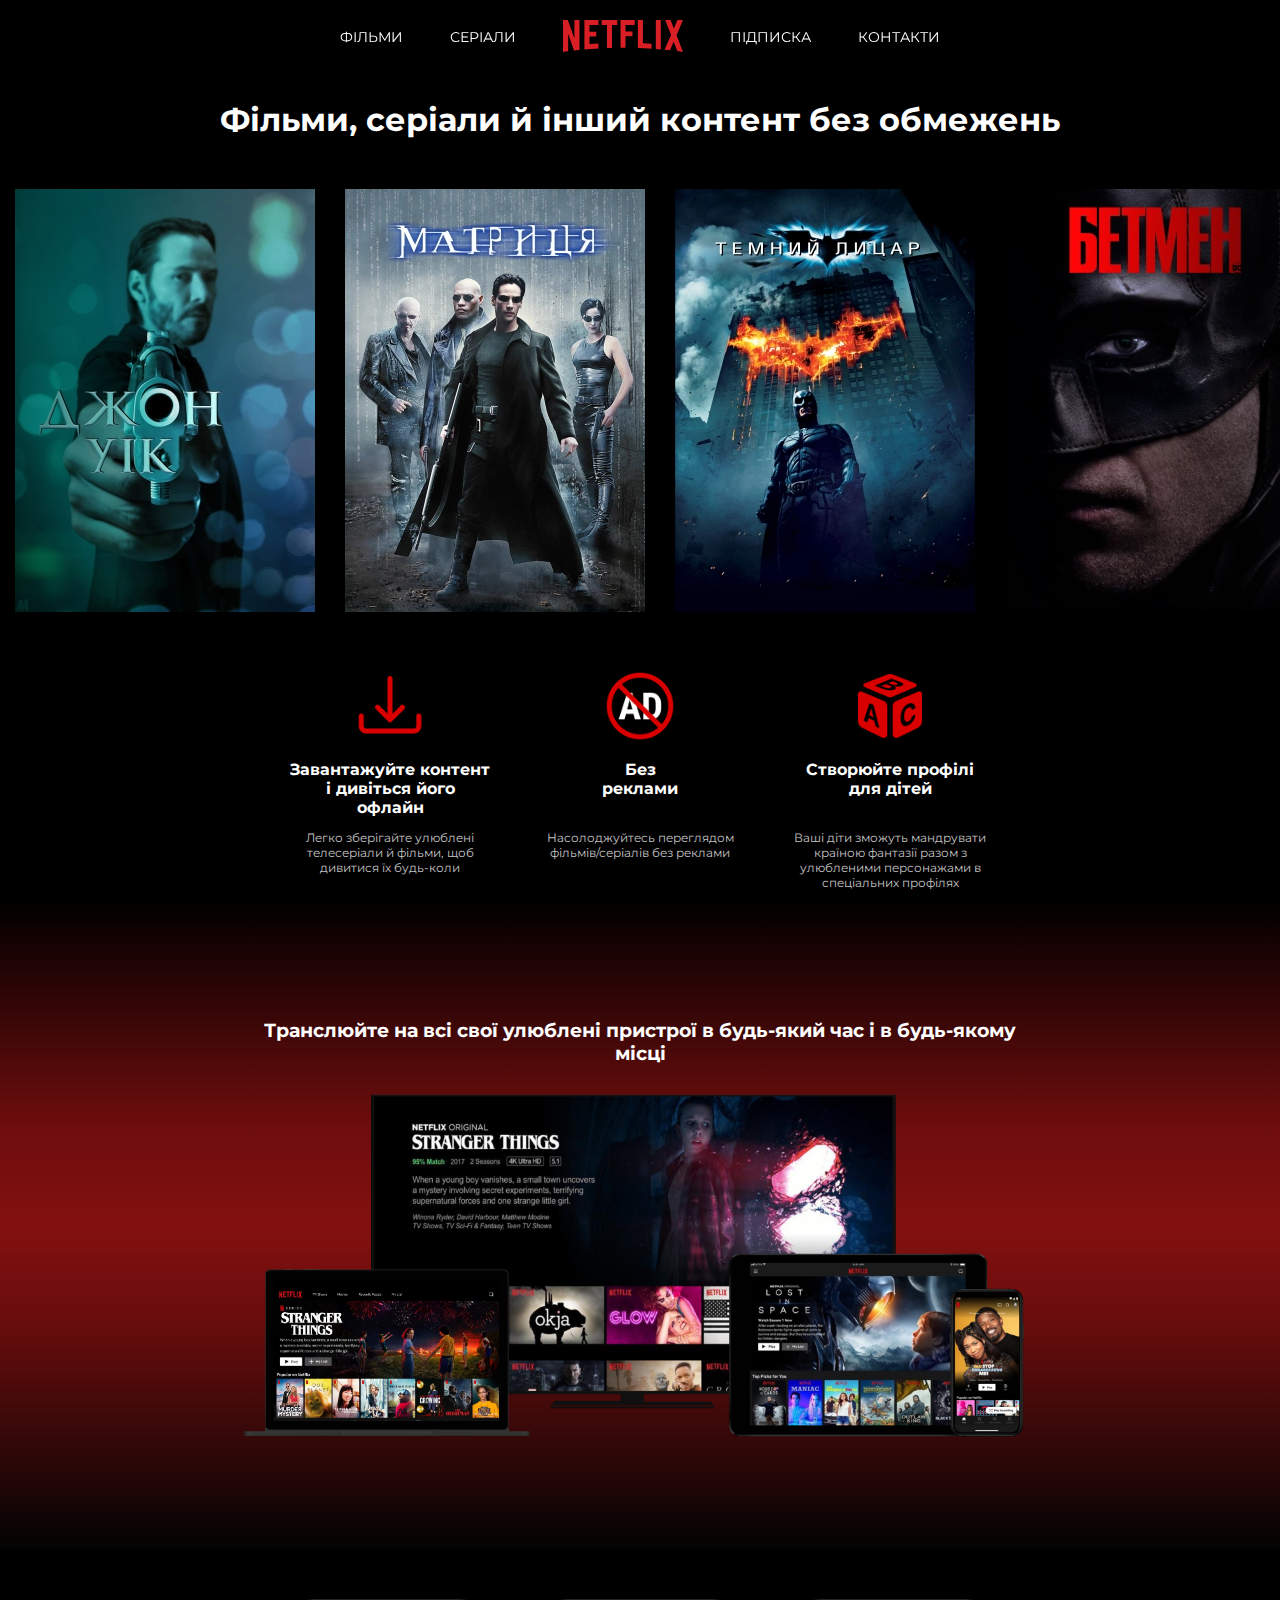
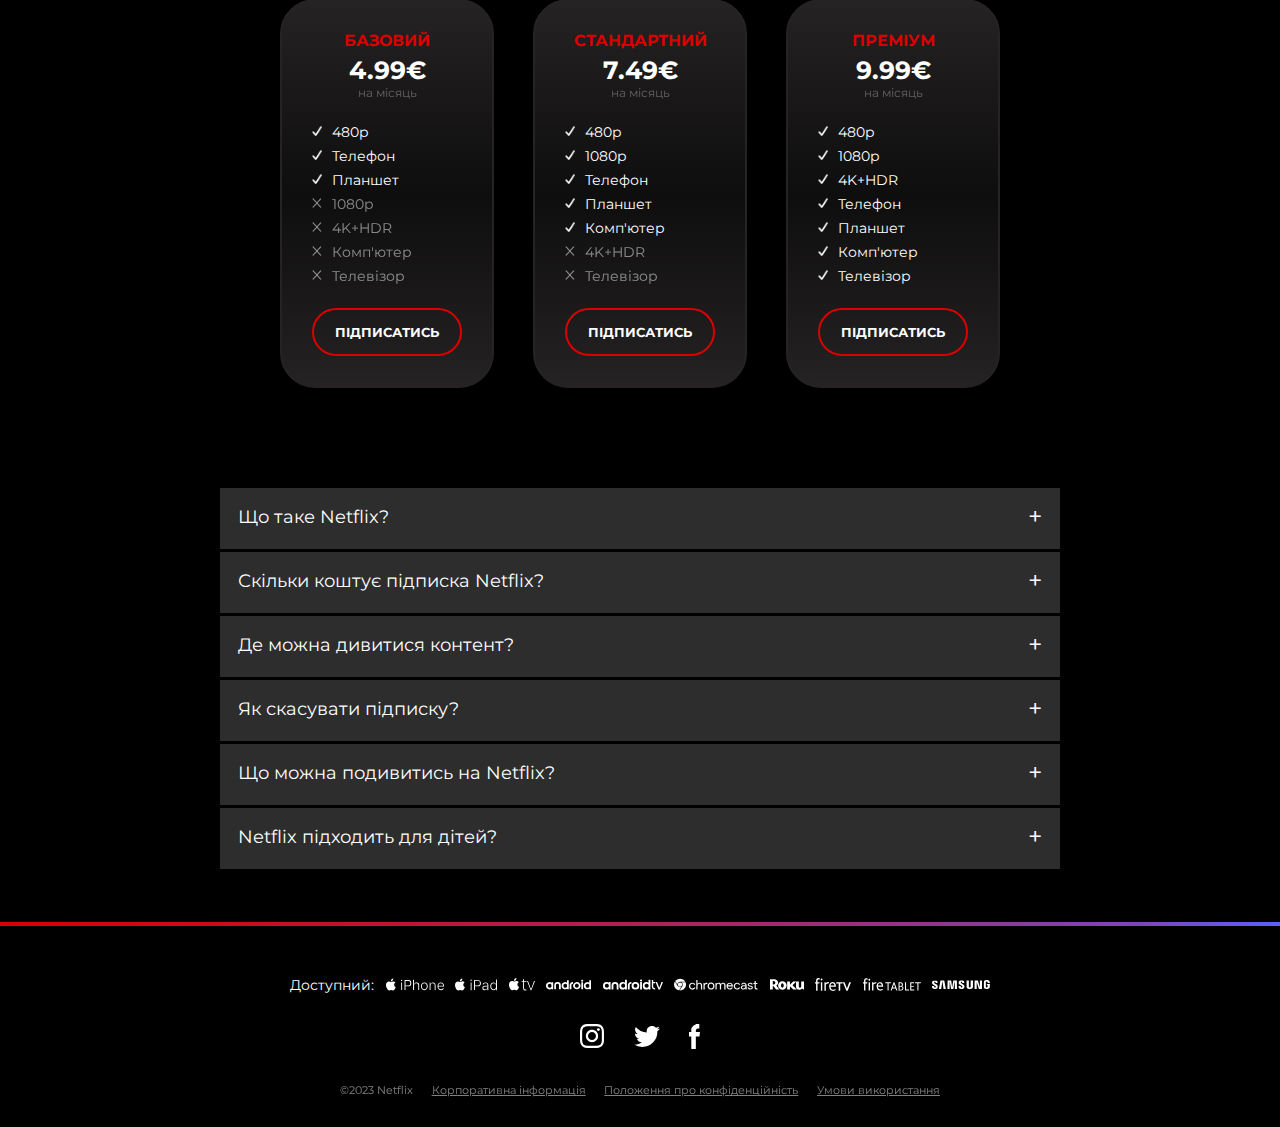
<file: index.html>
<!DOCTYPE html>
<html lang="en">
<head>
    <meta charset="UTF-8">
    <meta http-equiv="X-UA-Compatible" content="IE=edge">
    <meta name="viewport" content="width=device-width, initial-scale=1.0, maximum-scale=1.0, user-scalable=no">
    <title>Netflix</title>
    <link rel="icon" type="image/x-icon" href="img/icons8-netflix-an-american-video-on-demand-service-96.png">
    <!-- підключаємо наші css файли -->
    <link rel="stylesheet" href="style.css">
    <link rel="stylesheet" href="media.css">
    <!-- підключаємо шрифт -->
    <link rel="preconnect" href="https://fonts.googleapis.com">
    <link rel="preconnect" href="https://fonts.gstatic.com" crossorigin>
    <link rel="preconnect" href="https://fonts.googleapis.com">
    <link rel="preconnect" href="https://fonts.gstatic.com" crossorigin>
    <link href="https://fonts.googleapis.com/css2?family=Montserrat:wght@300;500;700&display=swap" rel="stylesheet">
</head>
    <!-- шапка -->
    <header>
        <div class="container-blur">
            <ul>
                <li><a href="movies.html" class="hide">Фільми</a></li>
                <li><a href="serials.html" class="hide">Серіали</a></li>
                <li><a href="index.html"><img src="img/netflix_logo.svg" alt=""></a></li>
                <li><a href="#price_card" class="hide">Підписка</a></li>
                <li ><a href="#footer" class="hide">Контакти</a></li>
            </ul>
            <div class="hamburger-menu">
                <input id="menu__toggle" type="checkbox" />
                <label class="menu__btn" for="menu__toggle">
                  <span></span>
                </label>
                <ul class="menu__box">
                  <li><a class="menu__item" href="movies.html">Фільми</a></li>
                  <li><a class="menu__item" href="serials.html">Серіали</a></li>
                  <li><a class="menu__item" href="#price_card">Підписка</a></li>
                  <li><a class="menu__item" href="#footer">Контакти</a></li>
                </ul>
              </div>
        </div>
    </header>

    <!-- головна -->
    <div class="home">
        <div class="container">
            <h1>Фільми, серіали й інший контент без обмежень</h1>
        </div>
        <!-- карусель -->
        <div class="slider">
            <div class="slide-track">
                <div class="slide">
                    <img src="img/poster_1.jpg" alt=""/>
                </div>
                <div class="slide">
                    <img src="img/poster_2.jpg" alt=""/>
                </div>
                <div class="slide">
                    <img src="img/poster_3.jpg" alt=""/>
                </div>
                <div class="slide">
                    <img src="img/poster_4.jpg" alt=""/>
                </div>
                <div class="slide">
                    <img src="img/poster_5.jpg" alt=""/>
                </div>
                <div class="slide">
                    <img src="img/poster_6.jpg" alt=""/>
                </div>
                <div class="slide">
                    <img src="img/poster_7.jpg" alt=""/>
                </div>
                <div class="slide">
                    <img src="img/poster_8.jpg" alt=""/>
                </div>
                <div class="slide">
                    <img src="img/poster_9.jpg" alt=""/>
                </div>
                <div class="slide">
                    <img src="img/poster_10.jpg" alt=""/>
                </div>
                <div class="slide">
                    <img src="img/poster_11.jpg" alt=""/>
                </div>
                <div class="slide">
                    <img src="img/poster_12.jpg" alt=""/>
                </div>
                <div class="slide">
                    <img src="img/poster_5.jpg" alt=""/>
                </div>
                <div class="slide">
                    <img src="img/poster_6.jpg" alt=""/>
                </div>
                <div class="slide">
                    <img src="img/poster_7.jpg" alt=""/>
                </div>
                <div class="slide">
                    <img src="img/poster_8.jpg" alt=""/>
                </div>
            </div>
        </div>
    </div>

    <!-- переваги -->
    <div class="advantage">
        <div class="container">
            <div class="advantage-blocks">

                <div class="block">
                    <img src="img/icons8-скачать-64.png" alt="">
                    <div class="text-h4">
                        <h4>Завантажуйте контент і дивіться його офлайн</h4>
                    </div>
                    <div class="text-p">
                        <p>Легко зберігайте улюблені телесеріали й фільми, щоб дивитися їх будь-коли</p>
                    </div>
                </div>

                <div class="block">
                    <img src="img/icons8-блокировщик-рекламы-96.png" alt="">
                    <div class="text-h4">
                        <h4>Без<br>реклами</h4>
                    </div>
                    <div class="text-p">
                        <p>Насолоджуйтесь переглядом фільмів/серіалів без реклами</p>
                    </div>
                </div>

                <div class="block">
                    <img src="img/icons8-кирпич-90.png" alt="">
                    <div class="text-h4">
                        <h4>Створюйте профілі для дітей</h4>
                    </div>
                    <div class="text-p">
                        <p>Ваші діти зможуть мандрувати країною фантазії разом з улюбленими персонажами в спеціальних профілях</p>
                    </div>
                </div>
            </div>
        </div>
    </div>

    <!-- пристрої -->
    <div class="devices" >
        <div class="container">
            <h3>Транслюйте на всі свої улюблені пристрої в будь-який час і в будь-якому місці</h3>
            <img src="img/devices.png" alt="">
        </div>
        <div class="price" id="price_card"></div>
    </div>

    <!-- прайс -->
    <div class="price_card" >
        <div class="container">
            <div class="prices">

                <div class="price_1">
                    <div class="header_price">
                        <p class="plan">Базовий</p>
                        <p class="eu">4.99€</p>
                        <p class="month">на місяць</p>
                    </div>
                    <div class="list_price">
                        <div class="item">
                            <img src="img/icons8-галочка-512.png" alt="">
                            <p>480p</p>
                        </div>
                        <div class="item">
                            <img src="img/icons8-галочка-512.png" alt="">
                            <p>Телефон</p>
                        </div>
                        <div class="item">
                            <img src="img/icons8-галочка-512.png" alt="">
                            <p>Планшет</p>
                        </div>
                        <div class="item">
                            <img class="img_grey" src="img/icons8-cross-96.png" alt="">
                            <p class="item_grey">1080p</p>
                        </div>
                        <div class="item">
                            <img class="img_grey" src="img/icons8-cross-96.png" alt="">
                            <p class="item_grey">4K+HDR</p>
                        </div>
                        <div class="item">
                            <img class="img_grey" src="img/icons8-cross-96.png" alt="">
                            <p class="item_grey">Комп'ютер</p>
                        </div>
                        <div class="item">
                            <img class="img_grey" src="img/icons8-cross-96.png" alt="">
                            <p class="item_grey">Телевізор</p>
                        </div>
                        <div class="price_button">
                            <button id="myBtn">Підписатись</button>
                        </div>
                        <div id="myModal" class="modal">
                            <div class="modal-content">
                              <span class="close">&times;</span>
                              <form>
                                <label for="email">Введіть свою пошту, щоб отримати підписку:</label><br><br>
                                <div class="input">
                                    <input class="input_email" type="email" id="email" name="email" value="email@gmail.com"><br>
                                    <input class="input_submit" type="submit" value="ВІДПРАВИТИ">
                                </div>
                              </form>
                            </div>
                        </div>
                    </div>
                </div>

                <div class="price_2">
                    <div class="header_price">
                        <p class="plan">Стандартний</p>
                        <p class="eu">7.49€</p>
                        <p class="month">на місяць</p>
                    </div>
                    <div class="list_price">
                        <div class="item">
                            <img src="img/icons8-галочка-512.png" alt="">
                            <p>480p</p>
                        </div>
                        <div class="item">
                            <img src="img/icons8-галочка-512.png" alt="">
                            <p>1080p</p>
                        </div>
                        <div class="item">
                            <img src="img/icons8-галочка-512.png" alt="">
                            <p>Телефон</p>
                        </div>
                        <div class="item">
                            <img src="img/icons8-галочка-512.png" alt="">
                            <p>Планшет</p>
                        </div>
                        <div class="item">
                            <img src="img/icons8-галочка-512.png" alt="">
                            <p>Комп'ютер</p>
                        </div>
                        <div class="item">
                            <img class="img_grey" src="img/icons8-cross-96.png" alt="">
                            <p class="item_grey">4K+HDR</p>
                        </div>
                        <div class="item">
                            <img class="img_grey" src="img/icons8-cross-96.png" alt="">
                            <p class="item_grey">Телевізор</p>
                        </div>
                        <div class="price_button">
                            <button id="myBtn_2">Підписатись</button>
                        </div>
                        <div id="myModal" class="modal">
                            <div class="modal-content">
                              <span class="close">&times;</span>
                              <form>
                                <label for="email">Введіть свою пошту, щоб отримати підписку:</label><br><br>
                                <div class="input">
                                    <input class="input_email" type="email" id="email" name="email" value="email@gmail.com"><br>
                                    <input class="input_submit" type="submit" value="ВІДПРАВИТИ">
                                </div>
                              </form>
                            </div>
                        </div>
                    </div>
                </div>

                <div class="price_3">
                    <div class="header_price">
                        <p class="plan">Преміум</p>
                        <p class="eu">9.99€</p>
                        <p class="month">на місяць</p>
                    </div>
                    <div class="list_price">
                        <div class="item">
                            <img src="img/icons8-галочка-512.png" alt="">
                            <p>480p</p>
                        </div>
                        <div class="item">
                            <img src="img/icons8-галочка-512.png" alt="">
                            <p>1080p</p>
                        </div>
                        <div class="item">
                            <img src="img/icons8-галочка-512.png" alt="">
                            <p>4K+HDR</p>
                        </div>
                        <div class="item">
                            <img src="img/icons8-галочка-512.png" alt="">
                            <p>Телефон</p>
                        </div>
                        <div class="item">
                            <img src="img/icons8-галочка-512.png" alt="">
                            <p>Планшет</p>
                        </div>
                        <div class="item">
                            <img src="img/icons8-галочка-512.png" alt="">
                            <p>Комп'ютер</p>
                        </div>
                        <div class="item">
                            <img src="img/icons8-галочка-512.png" alt="">
                            <p>Телевізор</p>
                        </div>
                        <div class="price_button">
                            <button id="myBtn_3">Підписатись</button>
                        </div>
                        <div id="myModal" class="modal">
                            <div class="modal-content">
                              <span class="close">&times;</span>
                              <form>
                                <label for="email">Введіть свою пошту, щоб отримати підписку:</label><br><br>
                                <div class="input">
                                    <input class="input_email" type="email" id="email" name="email" value="email@gmail.com"><br>
                                    <input class="input_submit" type="submit" value="ВІДПРАВИТИ">
                                </div>
                              </form>
                            </div>
                        </div>
                    </div>
                </div>
            </div>
        </div>
    </div>
    
    <!-- питання-відповідь -->
    <div class="fag">
        <div class="container">
            <button class="accordion">Що таке Netflix?</button>
            <div class="panel">
            <p>Netflix — це сервіс потокового передавання відео, що дає змогу дивитися різноманітні відзначені нагородами телесеріали, фільми, аніме, документалістику й інший контент на тисячах пристроїв із підключенням до Інтернету.
            <br><br>
            Ви можете дивитися скільки завгодно й коли завгодно без реклами, і все це за єдиною низькою щомісячною ціною. Ви завжди знайдете для себе щось нове. Крім того, ще більше телесеріалів і фільмів додається щотижня!</p>
            </div>

            <button class="accordion">Скільки коштує підписка Netflix?</button>
            <div class="panel">
            <p>Дивіться Netflix на смартфоні, планшеті, Smart TV, ноутбуці або пристрої потокової передачі за фіксованою щомісячною ціною. Плани від 4,99 EUR до 9,99 EUR на місяць. Без доплат й угод.</p>
            </div>

            <button class="accordion">Де можна дивитися контент?</button>
            <div class="panel">
            <p>Дивіться будь-де, будь-коли. Увійдіть у свій обліковий запис Netflix, щоб дивитися контент онлайн на сайті netflix.com з персонального комп’ютера або будь-якого пристрою з підключенням до Інтернету, на якому можна завантажити застосунок Netflix, як-от Smart TV, смартфон, планшет, медіапрогравач для потокової передачі або ігрова приставка.
            <br><br>
            Крім того, ви можете завантажувати улюблені серіали в застосунку для iOS, Android або Windows 10. Завантажуйте контент і дивіться його в дорозі навіть без підключення до Інтернету. Беріть Netflix із собою.</p>
            </div>

            <button class="accordion">Як скасувати підписку?</button>
            <div class="panel">
            <p>Netflix надає гнучкі умови. Жодних надокучливих угод чи зобов’язань. Скасувати підписку можна всього за два кліки. Жодних комісій за скасування. Оформити або скасувати підписку можна будь-коли.</p>
            </div>

            <button class="accordion">Що можна подивитись на Netflix?</button>
            <div class="panel">
            <p>Netflix пропонує обширну бібліотеку художніх фільмів, документалістики, телесеріалів, аніме, відзначеного нагородами оригінального контенту тощо. Дивіться скільки завгодно й коли завгодно.</p>
            </div>

            <button class="accordion">Netflix підходить для дітей?</button>
            <div class="panel">
            <p>Інтерфейс Netflix для дітей включено у вашу підписку. Діти можуть насолоджуватися телесеріалами й фільмами для всієї родини у своєму профілі, а батьки при цьому контролюватимуть такий контент.
            <br><br>
            Дитячі профілі захищаються батьківським контролем із PIN-кодом. Таким чином ви зможете ставити вікові обмеження на дитячий контент і блокувати певні найменування, щоб дитина їх не переглядала.</p>
            </div>
        </div>
    </div>

    <!-- підвал -->
    <footer id="footer">
        <div class="line"></div>
        <div class="container">
            <div class="available_on">
                <p>Доступний:</p>
                <img src="img/logo_iphone.svg" alt="" width="58px">
                <img src="img/logo_ipad.svg" alt="" width="42px">
                <img src="img/logo_appletv.svg" alt="" width="26px">
                <img src="img/logo_android.svg" alt="" width="45px">
                <img src="img/logo_androidtv.svg" alt="" width="60px">
                <img src="img/logo_chromecast.701986e.svg" alt="" width="84px">
                <img src="img/logo_roku.svg" alt="" width="34px">
                <img src="img/logo_firetv.a1ae7fe.svg" alt="" width="36px">
                <img src="img/logo_firetablet.b24ab92.svg" alt="" width="58px">
                <img src="img/logo_samsung.5c4c08b.svg" alt="" width="58px">
            </div>
            <div class="social">
                <a href="https://www.instagram.com/netflixua/"><img src="img/logo_instagram.svg" alt="" width="24px"></a>
                <a class="img_twitter" href="https://twitter.com/netflix"><img src="img/logo_twitter.svg" alt="" width="26px"></a>
                <a href="https://www.facebook.com/netflixua/"><img src="img/logo_facebook.svg" alt="" width="11px"></a>
            </div>
            <div class="info">
                <p>©2023 Netflix</p>
                <a href="corpinfo.html"><p>Корпоративна інформація</p></a>
                <a href="privacy.html"><p>Положення про конфіденційність</p></a>
                <a href="termsofuse.html"><p>Умови використання</p></a>
            </div>
        </div>
    </footer>
    
</body>
<script>
    // для блока питання-відповідь
    var acc = document.getElementsByClassName("accordion");
    var i;

    for (i = 0; i < acc.length; i++) {
    acc[i].addEventListener("click", function() {
        this.classList.toggle("active");
        var panel = this.nextElementSibling;
        if (panel.style.maxHeight) {
        panel.style.maxHeight = null;
        } else {
        panel.style.maxHeight = panel.scrollHeight + "px";
        }
    });
    }

    // модальне вікно
    var modal = document.getElementById("myModal");
    var btn = document.getElementById("myBtn");
    var span = document.getElementsByClassName("close")[0];

    btn.onclick = function() {
    modal.style.display = "block";
    }

    span.onclick = function() {
    modal.style.display = "none";
    }

    window.onclick = function(event) {
    if (event.target == modal) {
        modal.style.display = "none";
    }
    }
    var modal = document.getElementById("myModal");
    var btn = document.getElementById("myBtn_2");
    var span = document.getElementsByClassName("close")[0];

    btn.onclick = function() {
    modal.style.display = "block";
    }

    span.onclick = function() {
    modal.style.display = "none";
    }

    window.onclick = function(event) {
    if (event.target == modal) {
        modal.style.display = "none";
    }
    }
    var modal = document.getElementById("myModal");
    var btn = document.getElementById("myBtn_3");
    var span = document.getElementsByClassName("close")[0];

    btn.onclick = function() {
    modal.style.display = "block";
    }

    span.onclick = function() {
    modal.style.display = "none";
    }

    window.onclick = function(event) {
    if (event.target == modal) {
        modal.style.display = "none";
    }
    }
</script>
</html>
</file>
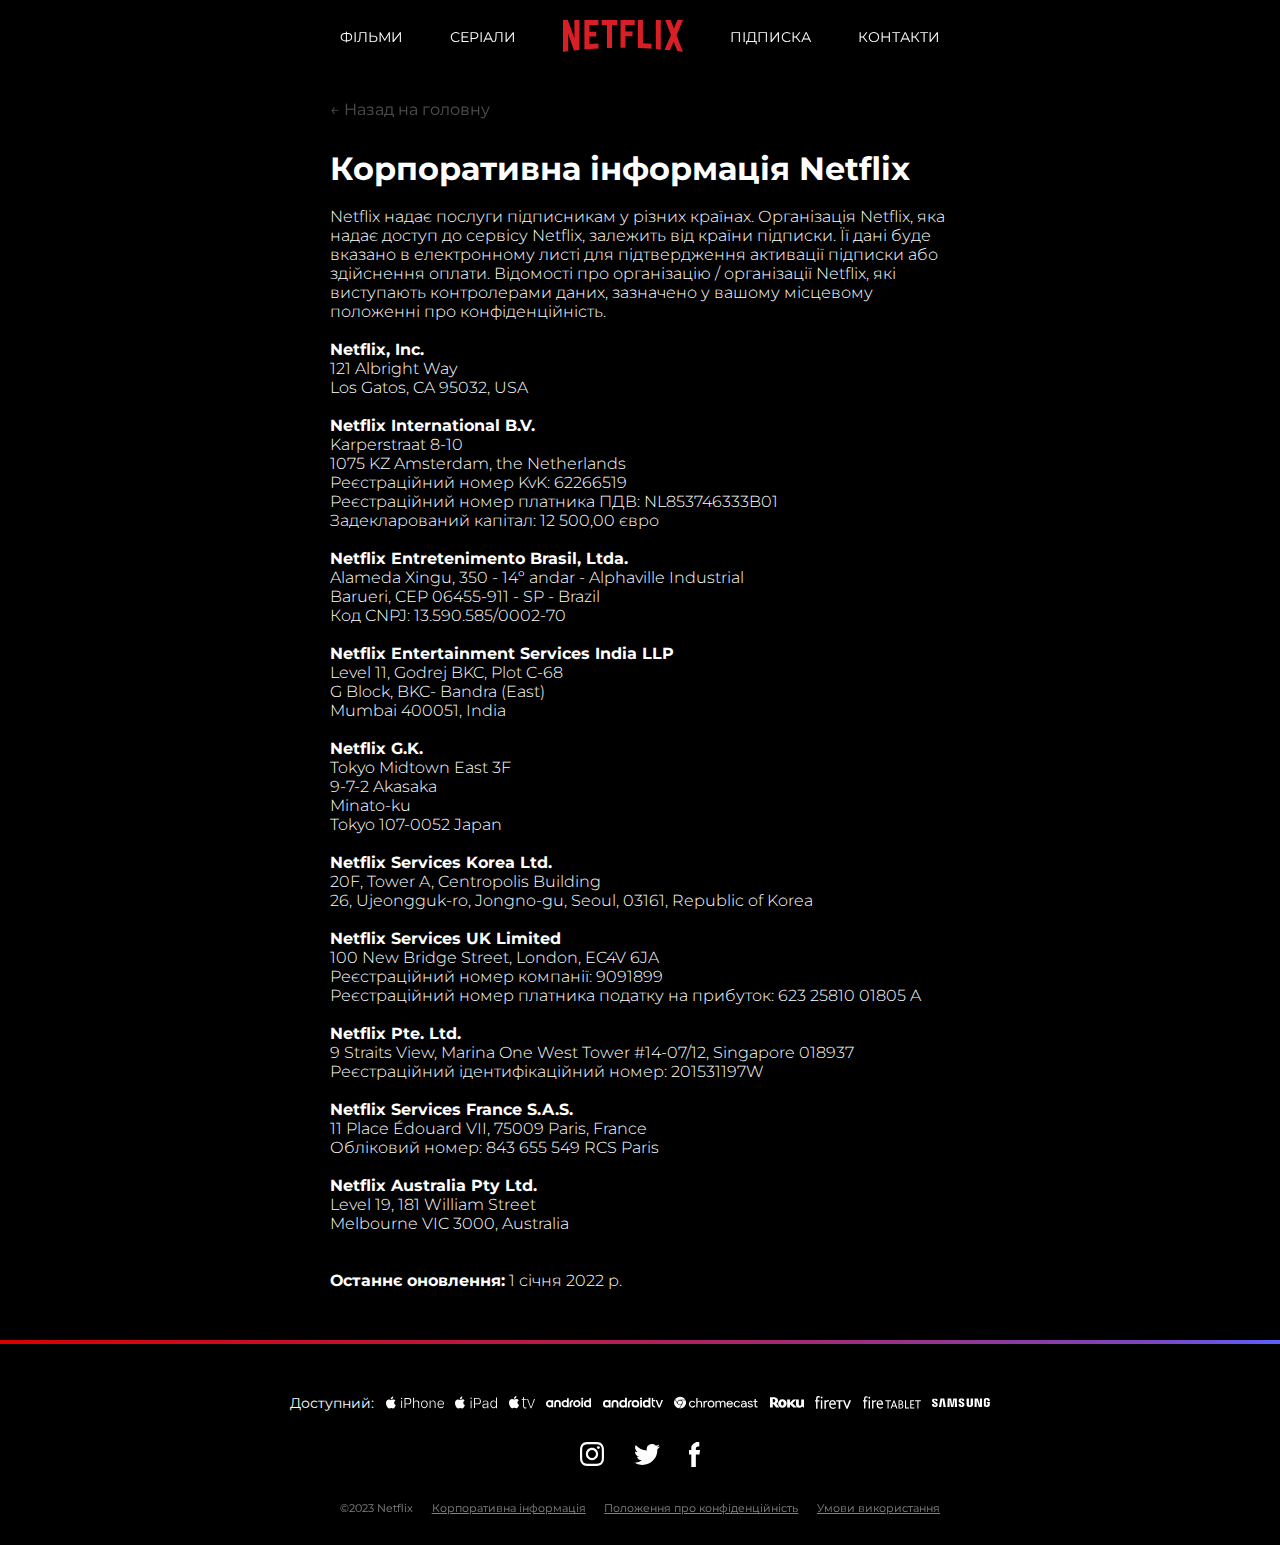
<file: corpinfo.html>
<!DOCTYPE html>
<html lang="en">
<head>
    <meta charset="UTF-8">
    <meta http-equiv="X-UA-Compatible" content="IE=edge">
    <meta name="viewport" content="width=device-width, initial-scale=1.0, maximum-scale=1.0, user-scalable=0">
    <title>Netflix</title>
    <link rel="icon" type="image/x-icon" href="img/icons8-netflix-an-american-video-on-demand-service-96.png">
    <!-- підключаємо наші css файли -->
    <link rel="stylesheet" href="style.css">
    <link rel="stylesheet" href="media.css">
    <!-- підключаємо шрифт -->
    <link rel="preconnect" href="https://fonts.googleapis.com">
    <link rel="preconnect" href="https://fonts.gstatic.com" crossorigin>
    <link rel="preconnect" href="https://fonts.googleapis.com">
    <link rel="preconnect" href="https://fonts.gstatic.com" crossorigin>
    <link href="https://fonts.googleapis.com/css2?family=Montserrat:wght@300;500;700&display=swap" rel="stylesheet">
</head>
    <!-- шапка -->
    <header>
        <div class="container-blur">
            <ul>
                <li><a href="movies.html" class="hide">Фільми</a></li>
                <li><a href="serials.html" class="hide">Серіали</a></li>
                <li><a href="index.html"><img src="img/netflix_logo.svg" alt=""></a></li>
                <li><a href="index.html" class="hide">Підписка</a></li>
                <li ><a href="index.html" class="hide">Контакти</a></li>
            </ul>
            <div class="hamburger-menu">
                <input id="menu__toggle" type="checkbox" />
                <label class="menu__btn" for="menu__toggle">
                  <span></span>
                </label>
                <ul class="menu__box">
                  <li><a class="menu__item" href="movies.html">Фільми</a></li>
                  <li><a class="menu__item" href="serials.html">Серіали</a></li>
                  <li><a class="menu__item" href="#price_card">Підписка</a></li>
                  <li><a class="menu__item" href="#footer">Контакти</a></li>
                </ul>
              </div>
        </div>
    </header>

    <div class="back">
        <div class="container">
            <a href="index.html" class="back_1">←</a>
            <a href="index.html" class="back_2">Назад на головну</a>
        </div>
    </div>
    <!-- інформація -->
    <div class="info_netflix">
        <div class="container">
            <h1>Корпоративна інформація Netflix</h1>
            <br>
            <p>Netflix надає послуги підписникам у різних країнах. Організація Netflix, яка надає доступ до сервісу Netflix, залежить від країни підписки. Її дані буде вказано в електронному листі для підтвердження активації підписки або здійснення оплати. Відомості про організацію / організації Netflix, які виступають контролерами даних, зазначено у вашому місцевому положенні про конфіденційність.</p>
            <br>
            <p><span>Netflix, Inc.</span> 
                <br>121 Albright Way
                <br>Los Gatos, CA 95032, USA
            </p>
            <br>
            <p><span>Netflix International B.V.</span>
                <br>Karperstraat 8-10
                <br>1075 KZ Amsterdam, the Netherlands
                <br>Реєстраційний номер KvK: 62266519
                <br>Реєстраційний номер платника ПДВ: NL853746333B01
                <br>Задекларований капітал: 12 500,00 євро
            </p>
            <br>
            <p><span>Netflix Entretenimento Brasil, Ltda.</span>
                <br>Alameda Xingu, 350 - 14º andar - Alphaville Industrial
                <br>Barueri, CEP 06455-911 - SP - Brazil
                <br>Код CNPJ: 13.590.585/0002-70
            </p>
            <br>
            <p><span>Netflix Entertainment Services India LLP</span>
                <br>Level 11, Godrej BKC, Plot C-68
                <br>G Block, BKC- Bandra (East)
                <br>Mumbai 400051, India
            </p>
            <br>
            <p><span>Netflix G.K.</span>
                <br>Tokyo Midtown East 3F
                <br>9-7-2 Akasaka
                <br>Minato-ku
                <br>Tokyo 107-0052 Japan
            </p>
            <br>
            <p><span>Netflix Services Korea Ltd.</span>
                <br>20F, Tower A, Centropolis Building
                <br>26, Ujeongguk-ro, Jongno-gu, Seoul, 03161, Republic of Korea
            </p>
            <br>
            <p><span>Netflix Services UK Limited</span>
                <br>100 New Bridge Street, London, EC4V 6JA
                <br>Реєстраційний номер компанії: 9091899
                <br>Реєстраційний номер платника податку на прибуток: 623 25810 01805 A
            </p>
            <br>
            <p><span>Netflix Pte. Ltd.</span>
                <br>9 Straits View, Marina One West Tower #14-07/12, Singapore 018937
                <br>Реєстраційний ідентифікаційний номер: 201531197W
            </p>
            <br>
            <p><span>Netflix Services France S.A.S.</span>
                <br>11 Place Édouard VII, 75009 Paris, France
                <br>Обліковий номер: 843 655 549 RCS Paris
            </p>
            <br>
            <p><span>Netflix Australia Pty Ltd.</span>
                <br>Level 19, 181 William Street
                <br>Melbourne VIC 3000, Australia
            </p>
            <br><br>
            <p><span>Останнє оновлення:</span> 1 січня 2022 р.</p>
        </div>
    </div>

    <!-- підвал -->
    <footer id="footer">
        <div class="line"></div>
        <div class="container">
            <div class="available_on">
                <p>Доступний:</p>
                <img src="img/logo_iphone.svg" alt="" width="58px">
                <img src="img/logo_ipad.svg" alt="" width="42px">
                <img src="img/logo_appletv.svg" alt="" width="26px">
                <img src="img/logo_android.svg" alt="" width="45px">
                <img src="img/logo_androidtv.svg" alt="" width="60px">
                <img src="img/logo_chromecast.701986e.svg" alt="" width="84px">
                <img src="img/logo_roku.svg" alt="" width="34px">
                <img src="img/logo_firetv.a1ae7fe.svg" alt="" width="36px">
                <img src="img/logo_firetablet.b24ab92.svg" alt="" width="58px">
                <img src="img/logo_samsung.5c4c08b.svg" alt="" width="58px">
            </div>
            <div class="social">
                <a href="https://www.instagram.com/netflixua/"><img src="img/logo_instagram.svg" alt="" width="24px"></a>
                <a class="img_twitter" href="https://twitter.com/netflix"><img src="img/logo_twitter.svg" alt="" width="26px"></a>
                <a href="https://www.facebook.com/netflixua/"><img src="img/logo_facebook.svg" alt="" width="11px"></a>
            </div>
            <div class="info">
                <p>©2023 Netflix</p>
                <a href="corpinfo.html"><p>Корпоративна інформація</p></a>
                <a href="privacy.html"><p>Положення про конфіденційність</p></a>
                <a href="termsofuse.html"><p>Умови використання</p></a>
            </div>
        </div>
    </footer>
    
</body>
</html>
</file>
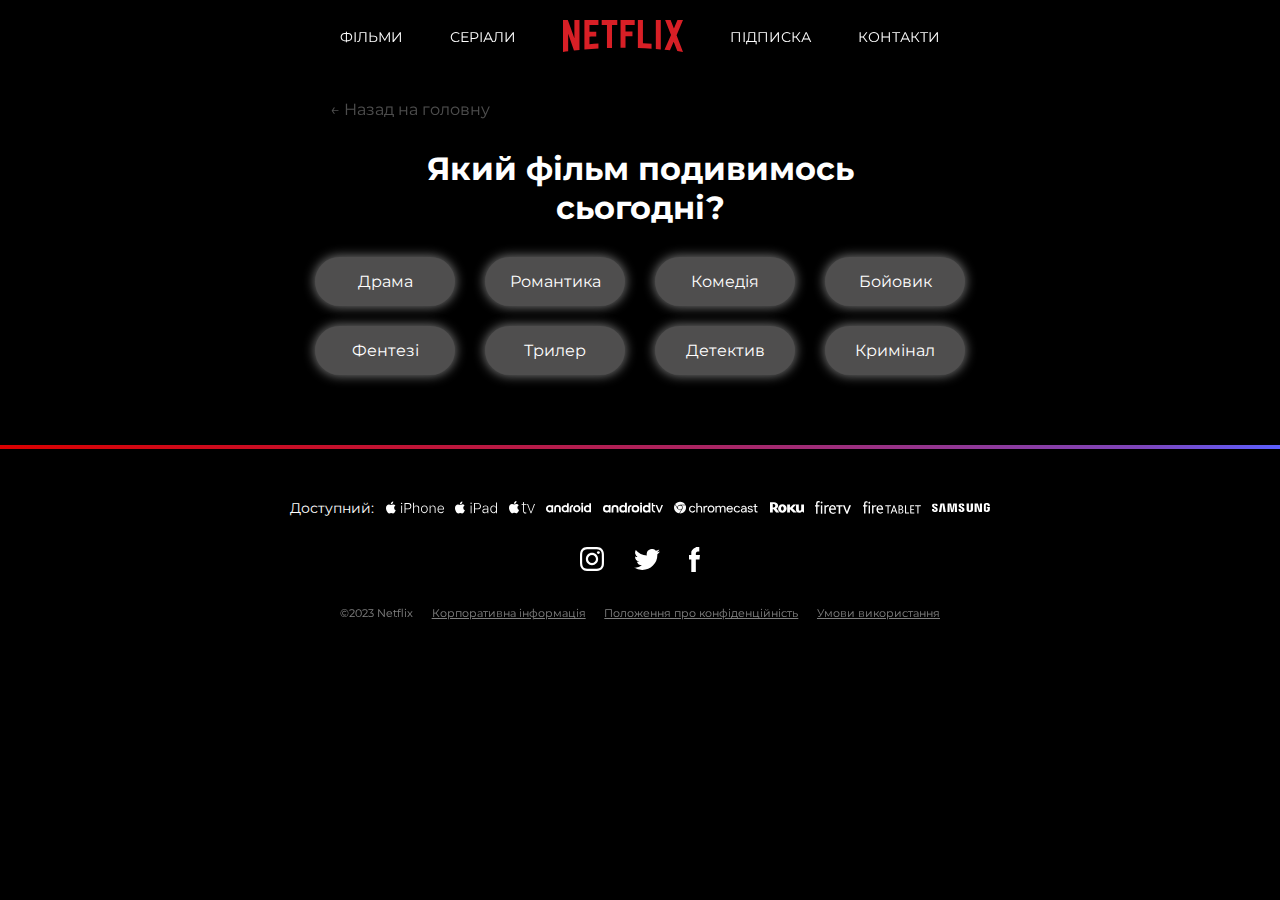
<file: movies.html>
<!DOCTYPE html>
<html lang="en">
<head>
    <meta charset="UTF-8">
    <meta http-equiv="X-UA-Compatible" content="IE=edge">
    <meta name="viewport" content="width=device-width, initial-scale=1.0, maximum-scale=1.0, user-scalable=no">
    <title>Netflix</title>
    <link rel="icon" type="image/x-icon" href="img/icons8-netflix-an-american-video-on-demand-service-96.png">
    <!-- підключаємо наші css файли -->
    <link rel="stylesheet" href="style.css">
    <link rel="stylesheet" href="media.css">
    <!-- підключаємо шрифт -->
    <link rel="preconnect" href="https://fonts.googleapis.com">
    <link rel="preconnect" href="https://fonts.gstatic.com" crossorigin>
    <link rel="preconnect" href="https://fonts.googleapis.com">
    <link rel="preconnect" href="https://fonts.gstatic.com" crossorigin>
    <link href="https://fonts.googleapis.com/css2?family=Montserrat:wght@300;500;700&display=swap" rel="stylesheet">
</head>
    <!-- шапка -->
    <header>
        <div class="container-blur">
            <ul>
                <li><a href="movies.html" class="hide">Фільми</a></li>
                <li><a href="serials.html" class="hide">Серіали</a></li>
                <li><a href="index.html"><img src="img/netflix_logo.svg" alt=""></a></li>
                <li><a href="index.html" class="hide">Підписка</a></li>
                <li ><a href="index.html" class="hide">Контакти</a></li>
            </ul>
            <div class="hamburger-menu">
                <input id="menu__toggle" type="checkbox" />
                <label class="menu__btn" for="menu__toggle">
                  <span></span>
                </label>
                <ul class="menu__box">
                  <li><a class="menu__item" href="movies.html">Фільми</a></li>
                  <li><a class="menu__item" href="serials.html">Серіали</a></li>
                  <li><a class="menu__item" href="#price_card">Підписка</a></li>
                  <li><a class="menu__item" href="#footer">Контакти</a></li>
                </ul>
              </div>
        </div>
    </header>

    <!-- категорії -->
    <div class="back">
        <div class="container">
            <a href="index.html" class="back_1">←</a>
            <a href="index.html" class="back_2">Назад на головну</a>
        </div>
    </div>
    <div class="what_watch">
        <div class="container">
            <h1>Який фільм подивимось сьогодні?</h1>
            <div class="categories">
                <a href="movies_cards.html" class="categories_part1">Драма</a>
                <a href="movies_cards.html" class="categories_part2">Романтика</a>
                <a href="movies_cards.html" class="categories_part3">Комедія</a>
                <a href="movies_cards.html" class="categories_part4">Бойовик</a>
            </div>
            <div class="categories">
                <a href="movies_cards.html" class="categories_part1">Фентезі</a>
                <a href="movies_cards.html" class="categories_part2">Трилер</a>
                <a href="movies_cards.html" class="categories_part3">Детектив</a>
                <a href="movies_cards.html" class="categories_part4">Кримінал</a>
            </div>
        </div>
    </div>

    <!-- підвал -->
    <footer id="footer">
        <div class="line"></div>
        <div class="container">
            <div class="available_on">
                <p>Доступний:</p>
                <img src="img/logo_iphone.svg" alt="" width="58px">
                <img src="img/logo_ipad.svg" alt="" width="42px">
                <img src="img/logo_appletv.svg" alt="" width="26px">
                <img src="img/logo_android.svg" alt="" width="45px">
                <img src="img/logo_androidtv.svg" alt="" width="60px">
                <img src="img/logo_chromecast.701986e.svg" alt="" width="84px">
                <img src="img/logo_roku.svg" alt="" width="34px">
                <img src="img/logo_firetv.a1ae7fe.svg" alt="" width="36px">
                <img src="img/logo_firetablet.b24ab92.svg" alt="" width="58px">
                <img src="img/logo_samsung.5c4c08b.svg" alt="" width="58px">
            </div>
            <div class="social">
                <a href="https://www.instagram.com/netflixua/"><img src="img/logo_instagram.svg" alt="" width="24px"></a>
                <a class="img_twitter" href="https://twitter.com/netflix"><img src="img/logo_twitter.svg" alt="" width="26px"></a>
                <a href="https://www.facebook.com/netflixua/"><img src="img/logo_facebook.svg" alt="" width="11px"></a>
            </div>
            <div class="info">
                <p>©2023 Netflix</p>
                <a href="corpinfo.html"><p>Корпоративна інформація</p></a>
                <a href="privacy.html"><p>Положення про конфіденційність</p></a>
                <a href="termsofuse.html"><p>Умови використання</p></a>
            </div>
        </div>
    </footer>
</body>
</html>
</file>
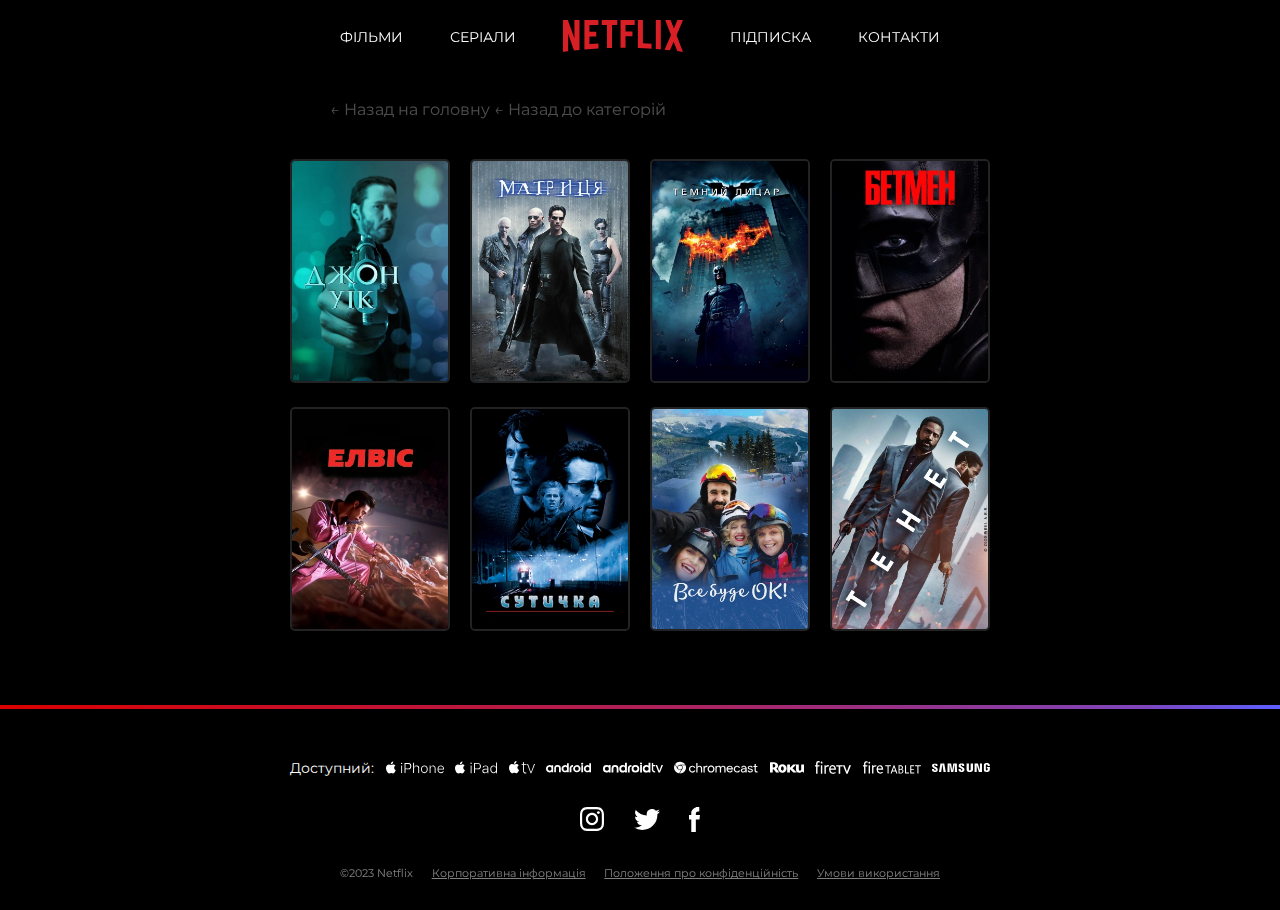
<file: movies_cards.html>
<!DOCTYPE html>
<html lang="en">
<head>
    <meta charset="UTF-8">
    <meta http-equiv="X-UA-Compatible" content="IE=edge">
    <meta name="viewport" content="width=device-width, initial-scale=1.0, maximum-scale=1.0, user-scalable=no">
    <title>Netflix</title>
    <link rel="icon" type="image/x-icon" href="img/icons8-netflix-an-american-video-on-demand-service-96.png">
    <!-- підключаємо наші css файли -->
    <link rel="stylesheet" href="style.css">
    <link rel="stylesheet" href="media.css">
    <!-- підключаємо шрифт -->
    <link rel="preconnect" href="https://fonts.googleapis.com">
    <link rel="preconnect" href="https://fonts.gstatic.com" crossorigin>
    <link rel="preconnect" href="https://fonts.googleapis.com">
    <link rel="preconnect" href="https://fonts.gstatic.com" crossorigin>
    <link href="https://fonts.googleapis.com/css2?family=Montserrat:wght@300;500;700&display=swap" rel="stylesheet">
</head>
    <!-- шапка -->
    <header>
        <div class="container-blur">
            <ul>
                <li><a href="movies.html" class="hide">Фільми</a></li>
                <li><a href="serials.html" class="hide">Серіали</a></li>
                <li><a href="index.html"><img src="img/netflix_logo.svg" alt=""></a></li>
                <li><a href="index.html" class="hide">Підписка</a></li>
                <li ><a href="index.html" class="hide">Контакти</a></li>
            </ul>
            <div class="hamburger-menu">
                <input id="menu__toggle" type="checkbox" />
                <label class="menu__btn" for="menu__toggle">
                  <span></span>
                </label>
                <ul class="menu__box">
                  <li><a class="menu__item" href="movies.html">Фільми</a></li>
                  <li><a class="menu__item" href="serials.html">Серіали</a></li>
                  <li><a class="menu__item" href="#price_card">Підписка</a></li>
                  <li><a class="menu__item" href="#footer">Контакти</a></li>
                </ul>
              </div>
        </div>
    </header>

    <!-- категорії -->
    <div class="back">
        <div class="container">
            <a href="index.html" class="back_1">←</a>
            <a href="index.html" class="back_2">Назад на головну</a>
            <a href="movies.html" class="back_1">←</a>
            <a href="movies.html" class="back_2">Назад до категорій</a>
        </div>
    </div>
    
    <!-- карточки -->
    <div class="cards">
        <div class="container">
            <div class="cards_line">
                <div class="card">
                    <div class="card_img">
                        <img src="img/poster_1.jpg" class="img_card" alt="">
                        <div class="play">
                            <button id="myBtn_4" class="myBtn_films"><img src="img/icons8-воспроизведение-96.png" alt=""></button>
                        </div>
                        <div id="myModal" class="modal">
                            <div class="modal-content">
                              <span class="close">&times;</span>
                              <div class="info_films">
                                    <h3>Джон Уік</h3>
                                    <h5>⠀⠀Джон Уік - колишній найманий вбивця - веде розмірене життя, коли злочинець краде його улюблений Mustang 1969 і попутно вбиває собаку Дейзі, єдине живе нагадування про померлу дружину. Жага помсти пробуджує в ньому, здавалося, загублену хватку...</h5>
                                    <iframe src="https://www.youtube.com/embed/1Yr5QK2u8oo" frameborder="0" allowfullscreen></iframe>
                               </div>
                            </div>
                        </div>
                    </div>
                </div>
                <div class="card">
                    <img src="img/poster_2.jpg" class="img_card" alt="">
                    <div class="play">
                        <button id="myBtn_5" class="myBtn_films"><img src="img/icons8-воспроизведение-96.png" alt=""></button>
                    </div>
                    <div id="myModal_5" class="modal">
                        <div class="modal-content">
                          <span id="close_5" class="close">&times;</span>
                          <div class="info_films">
                                <h3>Матриця</h3>
                                <h5>⠀⠀Звичайний хакер на ім'я Нео випадково дізнається, що все навколо не те, чим нам здається. Весь світ є вигаданим, а люди - лише джерело енергії для вищого розуму, Матриці. Нео поступово розуміє, що тільки він є обраним очолити повстання проти машин.</h5>
                                <iframe src="https://www.youtube.com/embed/vHcCfeJcxSE" frameborder="0" allowfullscreen></iframe>
                           </div>
                        </div>
                    </div>
                </div>
                <div class="card">
                    <img src="img/poster_3.jpg" class="img_card" alt="">
                    <div class="play">
                        <button id="myBtn_6" class="myBtn_films"><img src="img/icons8-воспроизведение-96.png" alt=""></button>
                    </div>
                    <div id="myModal_6" class="modal">
                        <div class="modal-content">
                          <span id="close_6" class="close">&times;</span>
                          <div class="info_films">
                                <h3>Темний лицар</h3>
                                <h5>⠀⠀Супергерой Бетмен разом з прокурором Харві Дентом та комісаром поліції Гордоном ведуть нещадну боротьбу зі світом криміналу. Однак цього разу їм протистоїть кримінальний геній, жорстокий та ексцентричний Джокер. Йому вдалося розв'язати в Готемі справжнє беззаконня.</h5>
                                <iframe src="https://www.youtube.com/embed/YHh7wNBO56w" frameborder="0" allowfullscreen></iframe>
                           </div>
                        </div>
                    </div>
                </div>
                <div class="card">
                    <img src="img/poster_4.jpg" class="img_card" alt="">
                    <div class="play">
                        <button id="myBtn_7" class="myBtn_films"><img src="img/icons8-воспроизведение-96.png" alt=""></button>
                    </div>
                    <div id="myModal_7" class="modal">
                        <div class="modal-content">
                          <span id="close_7" class="close">&times;</span>
                          <div class="info_films">
                                <h3>Бетмен</h3>
                                <h5>⠀⠀За два роки здійснення правосуддя в Готемі Бетмен став для мешканців справжнім прикладом жорстокої помсти. Після нападу на чиновників Брюсу Вейну доведеться зіткнутися в злочинному світі з Пінгвіном, Жінкою-Кішкою, Кармайном Фальконе та Загадником. Чоловік і сам стає мішенню, а значить настав час знову відновлювати справедливість</h5>
                                <iframe src="https://www.youtube.com/embed/zC6-H-EcEmU" frameborder="0" allowfullscreen></iframe>
                           </div>
                        </div>
                    </div>
                </div>
            </div>
            <div class="cards_line">
                <div class="card">
                    <img src="img/poster_5.jpg" class="img_card" alt="">
                    <div class="play">
                        <button id="myBtn_8" class="myBtn_films"><img src="img/icons8-воспроизведение-96.png" alt=""></button>
                    </div>
                    <div id="myModal_8" class="modal">
                        <div class="modal-content">
                          <span id="close_8" class="close">&times;</span>
                          <div class="info_films">
                                <h3>Елвіс</h3>
                                <h5>⠀⠀Документальний проєкт розповідає історію життя та розвитку музичної творчості Елвіса Преслі на прикладі його складних взаємин із менеджером, яким був полковник Паркер. Понад два десятки років вони вели спільну діяльність, починаючи від перших кроків співака до успіху й закінчуючи днями його всесвітньої слави.</h5>
                                <iframe src="https://www.youtube.com/embed/sCd5rzMkVRs" frameborder="0" allowfullscreen></iframe>
                           </div>
                        </div>
                    </div>
                </div>
                <div class="card">
                    <img src="img/poster_6.jpg" class="img_card" alt="">
                    <div class="play">
                        <button id="myBtn_9" class="myBtn_films"><img src="img/icons8-воспроизведение-96.png" alt=""></button>
                    </div>
                    <div id="myModal_9" class="modal">
                        <div class="modal-content">
                          <span id="close_9" class="close">&times;</span>
                          <div class="info_films">
                                <h3>Сутичка</h3>
                                <h5>⠀⠀Одного разу один із найталановитіших злочинців Лос-Анджелеса Нік Макколі вступає в сутичку з найкращим детективом Вінсентом Ханною. Двом найсильнішим чоловікам доведеться вступити в запекле протистояння, а в смертельній боротьбі переможе тільки один із них.</h5>
                                <iframe src="https://www.youtube.com/embed/f_UzcO64jfg" frameborder="0" allowfullscreen></iframe>
                           </div>
                        </div>
                    </div>
                </div>
                <div class="card">
                    <img src="img/poster_7.jpg" class="img_card" alt="">
                    <div class="play">
                        <button id="myBtn_10" class="myBtn_films"><img src="img/icons8-воспроизведение-96.png" alt=""></button>
                    </div>
                    <div id="myModal_10" class="modal">
                        <div class="modal-content">
                          <span id="close_10" class="close">&times;</span>
                          <div class="info_films">
                                <h3>Все буде ОК!</h3>
                                <h5>⠀⠀У житті Лізи відбувається одразу кілька неприємностей. Вона розлучається з коханим та її бізнес зазнає краху. Перед Новим роком героїня вирушає на заробітки до Польщі. Щоправда, перед поїздкою вони з подругою випивають, і Ліза сідає не в той автобус, потрапляючи без грошей на курорт Буковель...</h5>
                                <iframe src="https://www.youtube.com/embed/IZ5Nk2G4nH8" frameborder="0" allowfullscreen></iframe>
                           </div>
                        </div>
                    </div>
                </div>
                <div class="card">
                    <img src="img/poster_8.jpg" class="img_card" alt="">
                    <div class="play">
                        <button id="myBtn_11" class="myBtn_films"><img src="img/icons8-воспроизведение-96.png" alt=""></button>
                    </div>
                    <div id="myModal_11" class="modal">
                        <div class="modal-content">
                          <span id="close_11" class="close">&times;</span>
                          <div class="info_films">
                                <h3>Тенет</h3>
                                <h5>⠀⠀У центрі сюжету — головний герой, який живе у світі міжнародного шпигунства й розвідки. Він занурюється в потік захоплюючих подій і відвідує багато країн, відчуваючи на собі всі принади його роботи. Він постійно потрапляє в різні небезпечні ситуації разом із новоспеченими колегами.</h5>
                                <iframe src="https://www.youtube.com/embed/nQsl1mz7nk0" frameborder="0" allowfullscreen></iframe>
                           </div>
                        </div>
                    </div>
                </div>
            </div>
        </div>
    </div>

    <!-- підвал -->
    <footer id="footer">
        <div class="line"></div>
        <div class="container">
            <div class="available_on">
                <p>Доступний:</p>
                <img src="img/logo_iphone.svg" alt="" width="58px">
                <img src="img/logo_ipad.svg" alt="" width="42px">
                <img src="img/logo_appletv.svg" alt="" width="26px">
                <img src="img/logo_android.svg" alt="" width="45px">
                <img src="img/logo_androidtv.svg" alt="" width="60px">
                <img src="img/logo_chromecast.701986e.svg" alt="" width="84px">
                <img src="img/logo_roku.svg" alt="" width="34px">
                <img src="img/logo_firetv.a1ae7fe.svg" alt="" width="36px">
                <img src="img/logo_firetablet.b24ab92.svg" alt="" width="58px">
                <img src="img/logo_samsung.5c4c08b.svg" alt="" width="58px">
            </div>
            <div class="social">
                <a href="https://www.instagram.com/netflixua/"><img src="img/logo_instagram.svg" alt="" width="24px"></a>
                <a class="img_twitter" href="https://twitter.com/netflix"><img src="img/logo_twitter.svg" alt="" width="26px"></a>
                <a href="https://www.facebook.com/netflixua/"><img src="img/logo_facebook.svg" alt="" width="11px"></a>
            </div>
            <div class="info">
                <p>©2023 Netflix</p>
                <a href="corpinfo.html"><p>Корпоративна інформація</p></a>
                <a href="privacy.html"><p>Положення про конфіденційність</p></a>
                <a href="termsofuse.html"><p>Умови використання</p></a>
            </div>
        </div>
    </footer>
</body>
<script>
    var modal = document.getElementById("myModal");
    var btn = document.getElementById("myBtn_4");
    var span = document.getElementsByClassName("close")[0];

    btn.onclick = function() {
    modal.style.display = "block";
    }

    span.onclick = function() {
    modal.style.display = "none";
    }

    window.onclick = function(event) {
    if (event.target == modal) {
        modal.style.display = "none";
    }
    }
    var modal_5 = document.getElementById("myModal_5");
    var btn_5 = document.getElementById("myBtn_5");
    var span_5 = document.getElementById("close_5");

    btn_5.onclick = function() {
    modal_5.style.display = "block";
    }

    span_5.onclick = function() {
    modal_5.style.display = "none";
    }

    window.onclick = function(event) {
    if (event.target == modal_5) {
        modal_5.style.display = "none";
    }
    }
    var modal_6 = document.getElementById("myModal_6");
    var btn_6 = document.getElementById("myBtn_6");
    var span_6 = document.getElementById("close_6");

    btn_6.onclick = function() {
    modal_6.style.display = "block";
    }

    span_6.onclick = function() {
    modal_6.style.display = "none";
    }

    window.onclick = function(event) {
    if (event.target == modal_6) {
        modal_6.style.display = "none";
    }
    }
    var modal_7 = document.getElementById("myModal_7");
    var btn_7 = document.getElementById("myBtn_7");
    var span_7 = document.getElementById("close_7");

    btn_7.onclick = function() {
    modal_7.style.display = "block";
    }

    span_7.onclick = function() {
    modal_7.style.display = "none";
    }

    window.onclick = function(event) {
    if (event.target == modal_6) {
        modal_7.style.display = "none";
    }
    }
    var modal_8 = document.getElementById("myModal_8");
    var btn_8 = document.getElementById("myBtn_8");
    var span_8 = document.getElementById("close_8");

    btn_8.onclick = function() {
    modal_8.style.display = "block";
    }

    span_8.onclick = function() {
    modal_8.style.display = "none";
    }

    window.onclick = function(event) {
    if (event.target == modal_8) {
        modal_8.style.display = "none";
    }
    }
    var modal_9 = document.getElementById("myModal_9");
    var btn_9 = document.getElementById("myBtn_9");
    var span_9 = document.getElementById("close_9");

    btn_9.onclick = function() {
    modal_9.style.display = "block";
    }

    span_9.onclick = function() {
    modal_9.style.display = "none";
    }

    window.onclick = function(event) {
    if (event.target == modal_9) {
        modal_9.style.display = "none";
    }
    }
    var modal_10 = document.getElementById("myModal_10");
    var btn_10 = document.getElementById("myBtn_10");
    var span_10 = document.getElementById("close_10");

    btn_10.onclick = function() {
    modal_10.style.display = "block";
    }

    span_10.onclick = function() {
    modal_10.style.display = "none";
    }

    window.onclick = function(event) {
    if (event.target == modal_10) {
        modal_10.style.display = "none";
    }
    }
    var modal_11 = document.getElementById("myModal_11");
    var btn_11 = document.getElementById("myBtn_11");
    var span_11 = document.getElementById("close_11");

    btn_11.onclick = function() {
    modal_11.style.display = "block";
    }

    span_11.onclick = function() {
    modal_11.style.display = "none";
    }

    window.onclick = function(event) {
    if (event.target == modal_11) {
        modal_11.style.display = "none";
    }
    }
</script>
</html>
</file>
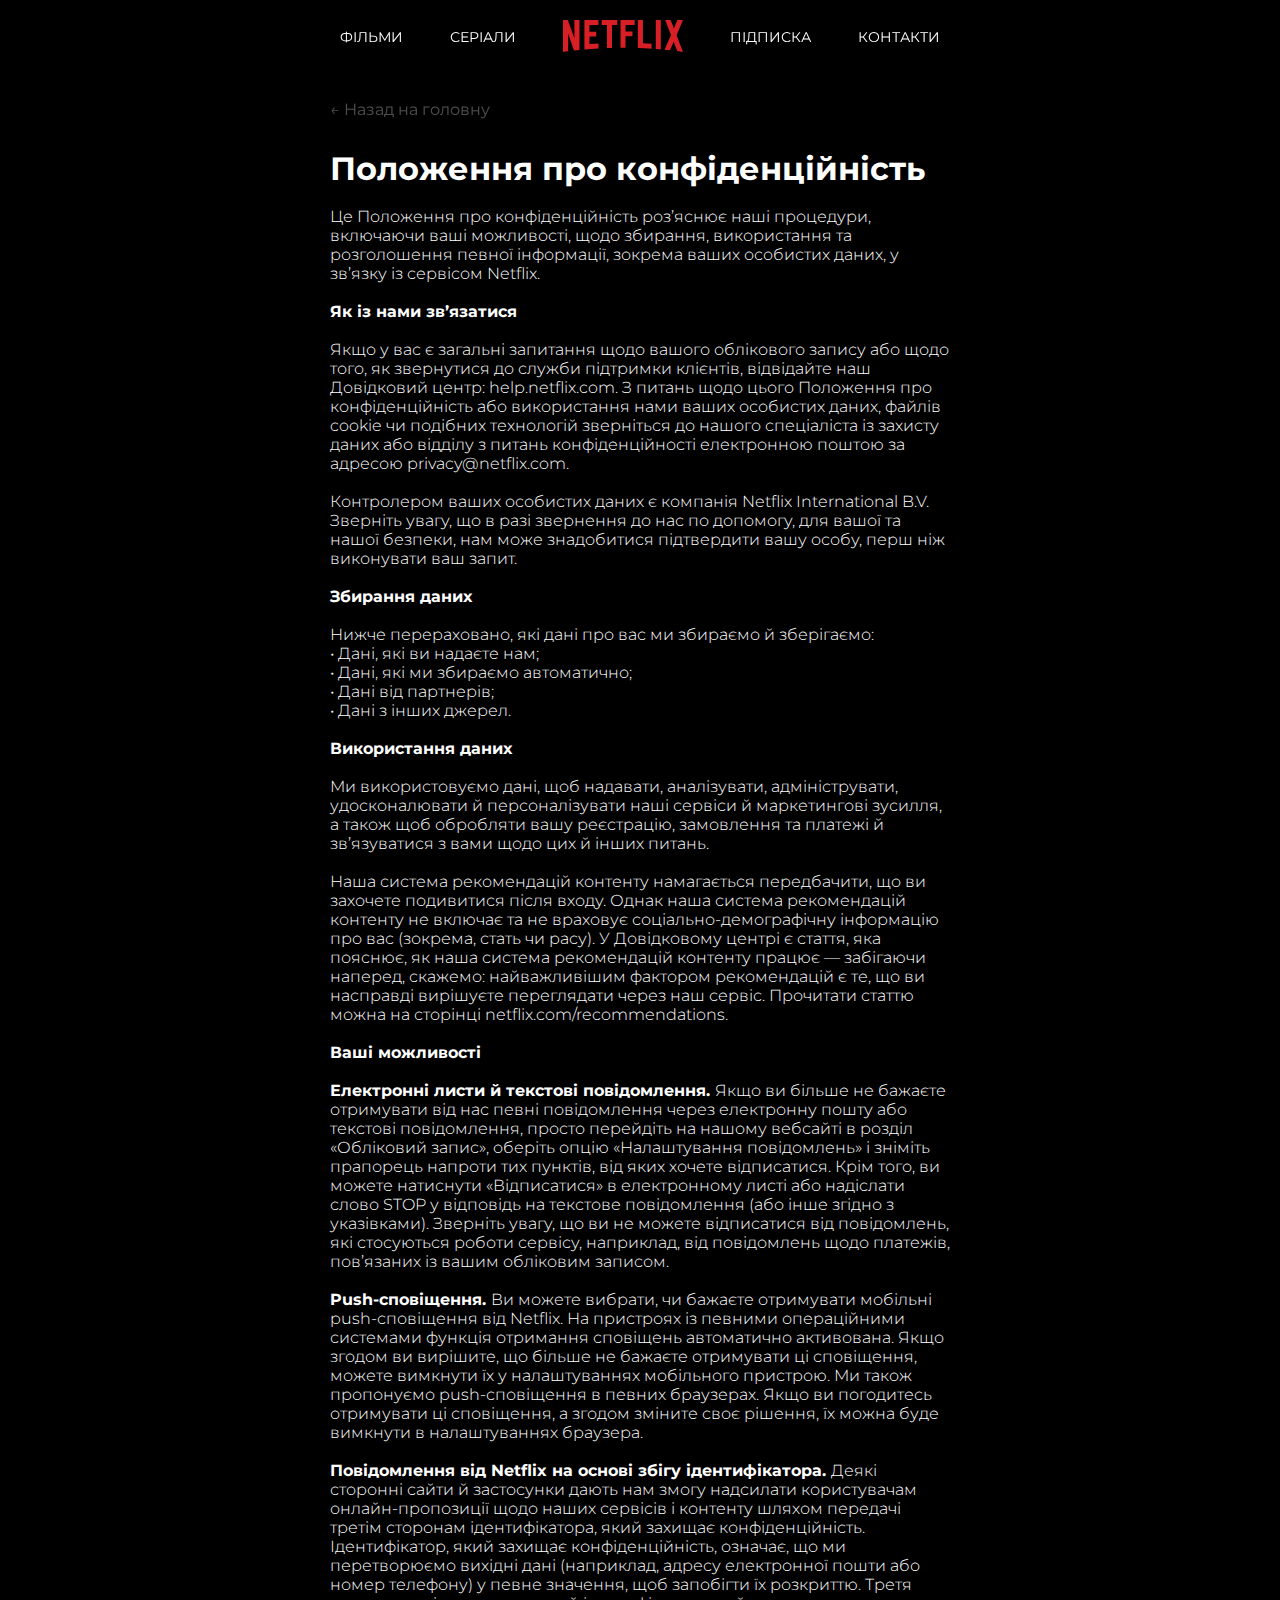
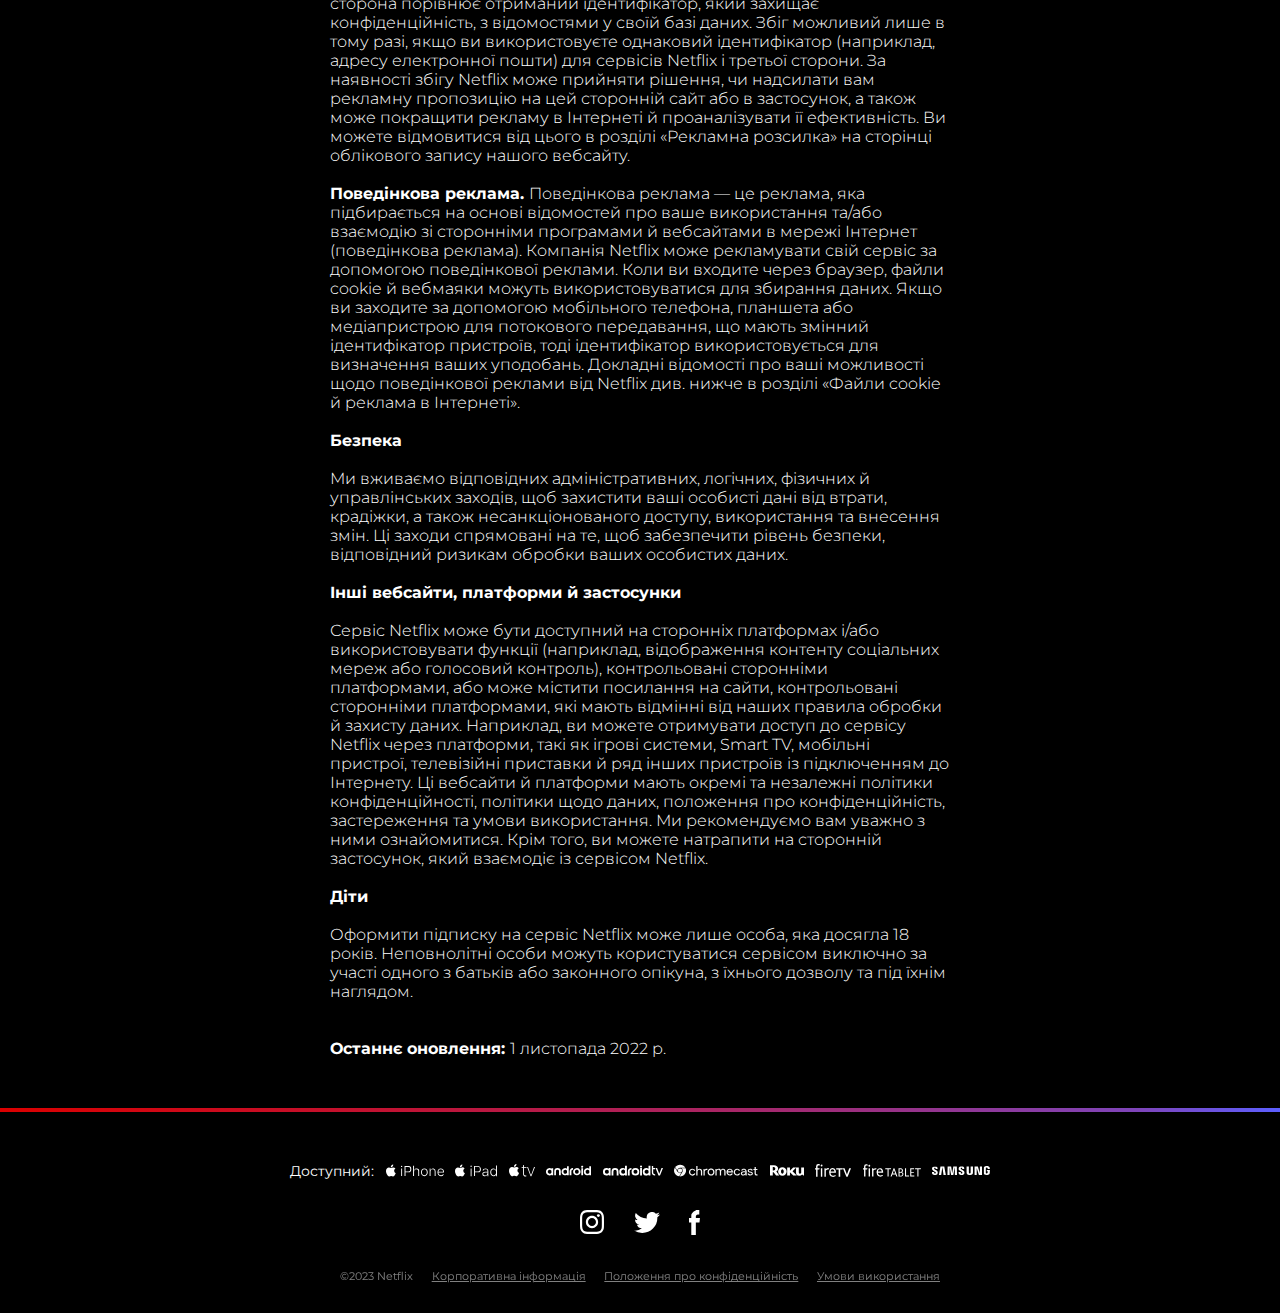
<file: privacy.html>
<!DOCTYPE html>
<html lang="en">
<head>
    <meta charset="UTF-8">
    <meta http-equiv="X-UA-Compatible" content="IE=edge">
    <meta name="viewport" content="width=device-width, initial-scale=1.0, maximum-scale=1.0, user-scalable=no">
    <title>Netflix</title>
    <link rel="icon" type="image/x-icon" href="img/icons8-netflix-an-american-video-on-demand-service-96.png">
    <!-- підключаємо наші css файли -->
    <link rel="stylesheet" href="style.css">
    <link rel="stylesheet" href="media.css">
    <!-- підключаємо шрифт -->
    <link rel="preconnect" href="https://fonts.googleapis.com">
    <link rel="preconnect" href="https://fonts.gstatic.com" crossorigin>
    <link rel="preconnect" href="https://fonts.googleapis.com">
    <link rel="preconnect" href="https://fonts.gstatic.com" crossorigin>
    <link href="https://fonts.googleapis.com/css2?family=Montserrat:wght@300;500;700&display=swap" rel="stylesheet">
</head>
    <!-- шапка -->
    <header>
        <div class="container-blur">
            <ul>
                <li><a href="movies.html" class="hide">Фільми</a></li>
                <li><a href="serials.html" class="hide">Серіали</a></li>
                <li><a href="index.html"><img src="img/netflix_logo.svg" alt=""></a></li>
                <li><a href="index.html" class="hide">Підписка</a></li>
                <li ><a href="index.html" class="hide">Контакти</a></li>
            </ul>
            <div class="hamburger-menu">
                <input id="menu__toggle" type="checkbox" />
                <label class="menu__btn" for="menu__toggle">
                  <span></span>
                </label>
                <ul class="menu__box">
                  <li><a class="menu__item" href="movies.html">Фільми</a></li>
                  <li><a class="menu__item" href="serials.html">Серіали</a></li>
                  <li><a class="menu__item" href="#price_card">Підписка</a></li>
                  <li><a class="menu__item" href="#footer">Контакти</a></li>
                </ul>
              </div>
        </div>
    </header>

    <div class="back">
        <div class="container">
            <a href="index.html" class="back_1">←</a>
            <a href="index.html" class="back_2">Назад на головну</a>
        </div>
    </div>
    <!-- інформація -->
    <div class="info_netflix">
        <div class="container">
            <h1>Положення про конфіденційність</h1>
            <br>
            <p>Це Положення про конфіденційність роз’яснює наші процедури, включаючи ваші можливості, щодо збирання, використання та розголошення певної інформації, зокрема ваших особистих даних, у зв’язку із сервісом Netflix.</p>
            <br>
            <p><span>Як із нами зв’язатися</span></p>
            <br>
            <p>Якщо у вас є загальні запитання щодо вашого облікового запису або щодо того, як звернутися до служби підтримки клієнтів, відвідайте наш Довідковий центр: help.netflix.com. З питань щодо цього Положення про конфіденційність або використання нами ваших особистих даних, файлів cookie чи подібних технологій зверніться до нашого спеціаліста із захисту даних або відділу з питань конфіденційності електронною поштою за адресою privacy@netflix.com.</p>
            <br>
            <p>Контролером ваших особистих даних є компанія Netflix International B.V. Зверніть увагу, що в разі звернення до нас по допомогу, для вашої та нашої безпеки, нам може знадобитися підтвердити вашу особу, перш ніж виконувати ваш запит.</p>
            <br>
            <p><span>Збирання даних</span></p>
            <br>
            <p>Нижче перераховано, які дані про вас ми збираємо й зберігаємо:</p>
            <p>• Дані, які ви надаєте нам;
                <br>• Дані, які ми збираємо автоматично;
                <br>• Дані від партнерів;
                <br>• Дані з інших джерел.
            </p>
            <br>
            <p><span>Використання даних</span></p>
            <br>
            <p>Ми використовуємо дані, щоб надавати, аналізувати, адмініструвати, удосконалювати й персоналізувати наші сервіси й маркетингові зусилля, а також щоб обробляти вашу реєстрацію, замовлення та платежі й зв’язуватися з вами щодо цих й інших питань.</p>
            <br>
            <p>Наша система рекомендацій контенту намагається передбачити, що ви захочете подивитися після входу. Однак наша система рекомендацій контенту не включає та не враховує соціально-демографічну інформацію про вас (зокрема, стать чи расу). У Довідковому центрі є стаття, яка пояснює, як наша система рекомендацій контенту працює — забігаючи наперед, скажемо: найважливішим фактором рекомендацій є те, що ви насправді вирішуєте переглядати через наш сервіс. Прочитати статтю можна на сторінці netflix.com/recommendations.</p>
            <br>
            <p><span>Ваші можливості</span></p>
            <br>
            <p><span>Електронні листи й текстові повідомлення. </span>Якщо ви більше не бажаєте отримувати від нас певні повідомлення через електронну пошту або текстові повідомлення, просто перейдіть на нашому вебсайті в розділ «Обліковий запис», оберіть опцію «Налаштування повідомлень» і зніміть прапорець напроти тих пунктів, від яких хочете відписатися. Крім того, ви можете натиснути «Відписатися» в електронному листі або надіслати слово STOP у відповідь на текстове повідомлення (або інше згідно з указівками). Зверніть увагу, що ви не можете відписатися від повідомлень, які стосуються роботи сервісу, наприклад, від повідомлень щодо платежів, пов’язаних із вашим обліковим записом.</p>
            <br>
            <p><span>Push-сповіщення. </span>Ви можете вибрати, чи бажаєте отримувати мобільні push-сповіщення від Netflix. На пристроях із певними операційними системами функція отримання сповіщень автоматично активована. Якщо згодом ви вирішите, що більше не бажаєте отримувати ці сповіщення, можете вимкнути їх у налаштуваннях мобільного пристрою. Ми також пропонуємо push-сповіщення в певних браузерах. Якщо ви погодитесь отримувати ці сповіщення, а згодом зміните своє рішення, їх можна буде вимкнути в налаштуваннях браузера.</p>
            <br>
            <p><span>Повідомлення від Netflix на основі збігу ідентифікатора. </span>Деякі сторонні сайти й застосунки дають нам змогу надсилати користувачам онлайн-пропозиції щодо наших сервісів і контенту шляхом передачі третім сторонам ідентифікатора, який захищає конфіденційність. Ідентифікатор, який захищає конфіденційність, означає, що ми перетворюємо вихідні дані (наприклад, адресу електронної пошти або номер телефону) у певне значення, щоб запобігти їх розкриттю. Третя сторона порівнює отриманий ідентифікатор, який захищає конфіденційність, з відомостями у своїй базі даних. Збіг можливий лише в тому разі, якщо ви використовуєте однаковий ідентифікатор (наприклад, адресу електронної пошти) для сервісів Netflix і третьої сторони. За наявності збігу Netflix може прийняти рішення, чи надсилати вам рекламну пропозицію на цей сторонній сайт або в застосунок, а також може покращити рекламу в Інтернеті й проаналізувати її ефективність. Ви можете відмовитися від цього в розділі «Рекламна розсилка» на сторінці облікового запису нашого вебсайту.</p>
            <br>
            <p><span>Поведінкова реклама. </span>Поведінкова реклама — це реклама, яка підбирається на основі відомостей про ваше використання та/або взаємодію зі сторонніми програмами й вебсайтами в мережі Інтернет (поведінкова реклама). Компанія Netflix може рекламувати свій сервіс за допомогою поведінкової реклами. Коли ви входите через браузер, файли cookie й вебмаяки можуть використовуватися для збирання даних. Якщо ви заходите за допомогою мобільного телефона, планшета або медіапристрою для потокового передавання, що мають змінний ідентифікатор пристроїв, тоді ідентифікатор використовується для визначення ваших уподобань. Докладні відомості про ваші можливості щодо поведінкової реклами від Netflix див. нижче в розділі «Файли cookie й реклама в Інтернеті».</p>
            <br>
            <p><span>Безпека</span></p>
            <br>
            <p>Ми вживаємо відповідних адміністративних, логічних, фізичних й управлінських заходів, щоб захистити ваші особисті дані від втрати, крадіжки, а також несанкціонованого доступу, використання та внесення змін. Ці заходи спрямовані на те, щоб забезпечити рівень безпеки, відповідний ризикам обробки ваших особистих даних.</p>
            <br>
            <p><span>Інші вебсайти, платформи й застосунки</span></p>
            <br>
            <p>Сервіс Netflix може бути доступний на сторонніх платформах і/або використовувати функції (наприклад, відображення контенту соціальних мереж або голосовий контроль), контрольовані сторонніми платформами, або може містити посилання на сайти, контрольовані сторонніми платформами, які мають відмінні від наших правила обробки й захисту даних. Наприклад, ви можете отримувати доступ до сервісу Netflix через платформи, такі як ігрові системи, Smart TV, мобільні пристрої, телевізійні приставки й ряд інших пристроїв із підключенням до Інтернету. Ці вебсайти й платформи мають окремі та незалежні політики конфіденційності, політики щодо даних, положення про конфіденційність, застереження та умови використання. Ми рекомендуємо вам уважно з ними ознайомитися. Крім того, ви можете натрапити на сторонній застосунок, який взаємодіє із сервісом Netflix.</p>
            <br>
            <p><span>Діти</span></p>
            <br>
            <p>Оформити підписку на сервіс Netflix може лише особа, яка досягла 18 років. Неповнолітні особи можуть користуватися сервісом виключно за участі одного з батьків або законного опікуна, з їхнього дозволу та під їхнім наглядом.</p>
            <br><br>
            <p><span>Останнє оновлення: </span>1 листопада 2022 р.</p>
        </div>
    </div>

    <!-- підвал -->
    <footer id="footer">
        <div class="line"></div>
        <div class="container">
            <div class="available_on">
                <p>Доступний:</p>
                <img src="img/logo_iphone.svg" alt="" width="58px">
                <img src="img/logo_ipad.svg" alt="" width="42px">
                <img src="img/logo_appletv.svg" alt="" width="26px">
                <img src="img/logo_android.svg" alt="" width="45px">
                <img src="img/logo_androidtv.svg" alt="" width="60px">
                <img src="img/logo_chromecast.701986e.svg" alt="" width="84px">
                <img src="img/logo_roku.svg" alt="" width="34px">
                <img src="img/logo_firetv.a1ae7fe.svg" alt="" width="36px">
                <img src="img/logo_firetablet.b24ab92.svg" alt="" width="58px">
                <img src="img/logo_samsung.5c4c08b.svg" alt="" width="58px">
            </div>
            <div class="social">
                <a href="https://www.instagram.com/netflixua/"><img src="img/logo_instagram.svg" alt="" width="24px"></a>
                <a class="img_twitter" href="https://twitter.com/netflix"><img src="img/logo_twitter.svg" alt="" width="26px"></a>
                <a href="https://www.facebook.com/netflixua/"><img src="img/logo_facebook.svg" alt="" width="11px"></a>
            </div>
            <div class="info">
                <p>©2023 Netflix</p>
                <a href="corpinfo.html"><p>Корпоративна інформація</p></a>
                <a href="privacy.html"><p>Положення про конфіденційність</p></a>
                <a href="termsofuse.html"><p>Умови використання</p></a>
            </div>
        </div>
    </footer>
    
</body>
</html>
</file>
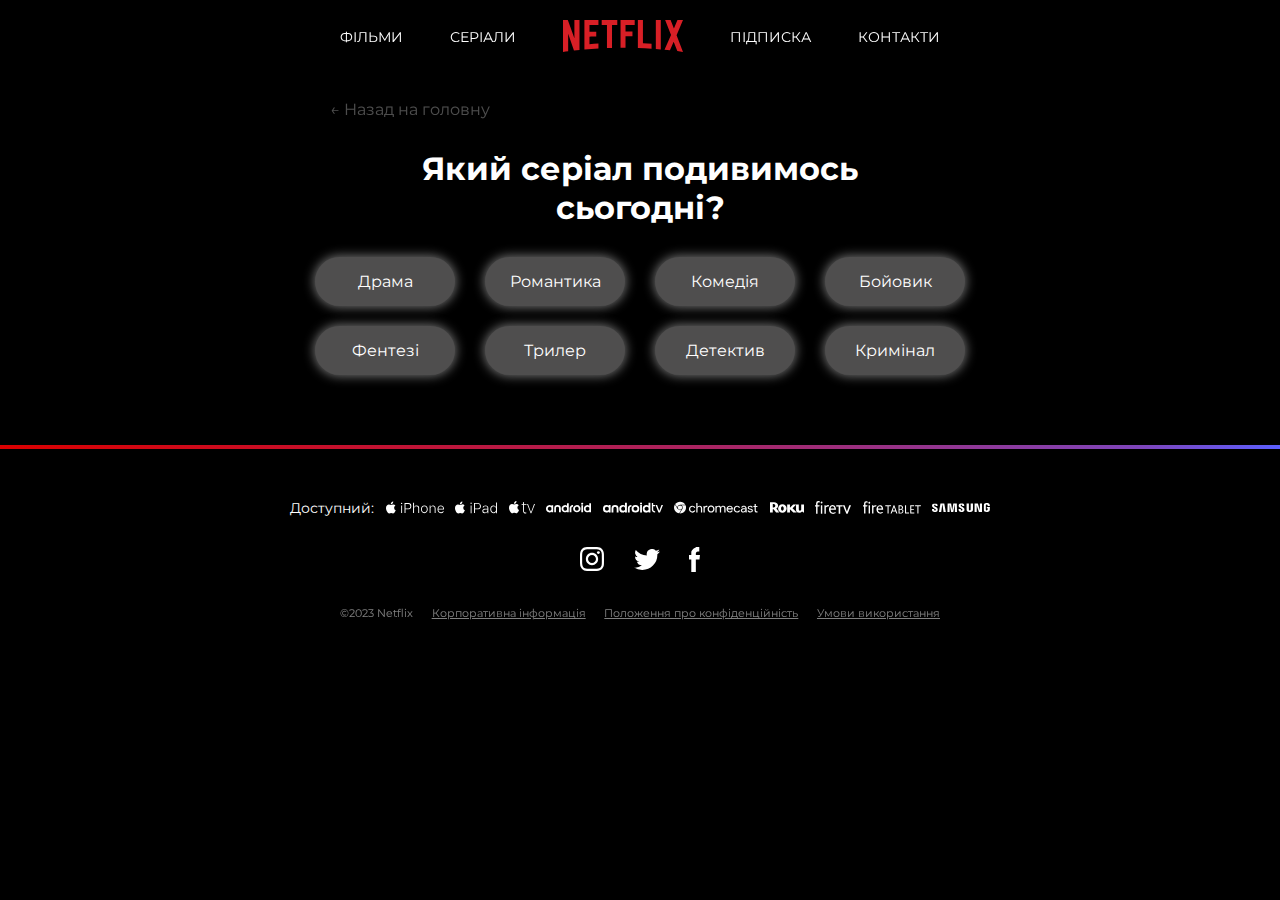
<file: serials.html>
<!DOCTYPE html>
<html lang="en">
<head>
    <meta charset="UTF-8">
    <meta http-equiv="X-UA-Compatible" content="IE=edge">
    <meta name="viewport" content="width=device-width, initial-scale=1.0, maximum-scale=1.0, user-scalable=no">
    <title>Netflix</title>
    <link rel="icon" type="image/x-icon" href="img/icons8-netflix-an-american-video-on-demand-service-96.png">
    <!-- підключаємо наші css файли -->
    <link rel="stylesheet" href="style.css">
    <link rel="stylesheet" href="media.css">
    <!-- підключаємо шрифт -->
    <link rel="preconnect" href="https://fonts.googleapis.com">
    <link rel="preconnect" href="https://fonts.gstatic.com" crossorigin>
    <link rel="preconnect" href="https://fonts.googleapis.com">
    <link rel="preconnect" href="https://fonts.gstatic.com" crossorigin>
    <link href="https://fonts.googleapis.com/css2?family=Montserrat:wght@300;500;700&display=swap" rel="stylesheet">
</head>
    <!-- шапка -->
    <header>
        <div class="container-blur">
            <ul>
                <li><a href="movies.html" class="hide">Фільми</a></li>
                <li><a href="serials.html" class="hide">Серіали</a></li>
                <li><a href="index.html"><img src="img/netflix_logo.svg" alt=""></a></li>
                <li><a href="index.html" class="hide">Підписка</a></li>
                <li ><a href="index.html" class="hide">Контакти</a></li>
            </ul>
            <div class="hamburger-menu">
                <input id="menu__toggle" type="checkbox" />
                <label class="menu__btn" for="menu__toggle">
                  <span></span>
                </label>
                <ul class="menu__box">
                  <li><a class="menu__item" href="movies.html">Фільми</a></li>
                  <li><a class="menu__item" href="serials.html">Серіали</a></li>
                  <li><a class="menu__item" href="#price_card">Підписка</a></li>
                  <li><a class="menu__item" href="#footer">Контакти</a></li>
                </ul>
              </div>
        </div>
    </header>

    <!-- категорії -->
    <div class="back">
        <div class="container">
            <a href="index.html" class="back_1">←</a>
            <a href="index.html" class="back_2">Назад на головну</a>
        </div>
    </div>
    <div class="what_watch">
        <div class="container">
            <h1>Який серіал подивимось сьогодні?</h1>
            <div class="categories">
                <a href="movies_cards.html" class="categories_part1">Драма</a>
                <a href="movies_cards.html" class="categories_part2">Романтика</a>
                <a href="movies_cards.html" class="categories_part3">Комедія</a>
                <a href="movies_cards.html" class="categories_part4">Бойовик</a>
            </div>
            <div class="categories">
                <a href="movies_cards.html" class="categories_part1">Фентезі</a>
                <a href="movies_cards.html" class="categories_part2">Трилер</a>
                <a href="movies_cards.html" class="categories_part3">Детектив</a>
                <a href="movies_cards.html" class="categories_part4">Кримінал</a>
            </div>
        </div>
    </div>

    <!-- підвал -->
    <footer id="footer">
        <div class="line"></div>
        <div class="container">
            <div class="available_on">
                <p>Доступний:</p>
                <img src="img/logo_iphone.svg" alt="" width="58px">
                <img src="img/logo_ipad.svg" alt="" width="42px">
                <img src="img/logo_appletv.svg" alt="" width="26px">
                <img src="img/logo_android.svg" alt="" width="45px">
                <img src="img/logo_androidtv.svg" alt="" width="60px">
                <img src="img/logo_chromecast.701986e.svg" alt="" width="84px">
                <img src="img/logo_roku.svg" alt="" width="34px">
                <img src="img/logo_firetv.a1ae7fe.svg" alt="" width="36px">
                <img src="img/logo_firetablet.b24ab92.svg" alt="" width="58px">
                <img src="img/logo_samsung.5c4c08b.svg" alt="" width="58px">
            </div>
            <div class="social">
                <a href="https://www.instagram.com/netflixua/"><img src="img/logo_instagram.svg" alt="" width="24px"></a>
                <a class="img_twitter" href="https://twitter.com/netflix"><img src="img/logo_twitter.svg" alt="" width="26px"></a>
                <a href="https://www.facebook.com/netflixua/"><img src="img/logo_facebook.svg" alt="" width="11px"></a>
            </div>
            <div class="info">
                <p>©2023 Netflix</p>
                <a href="corpinfo.html"><p>Корпоративна інформація</p></a>
                <a href="privacy.html"><p>Положення про конфіденційність</p></a>
                <a href="termsofuse.html"><p>Умови використання</p></a>
            </div>
        </div>
    </footer>
</body>
</html>
</file>
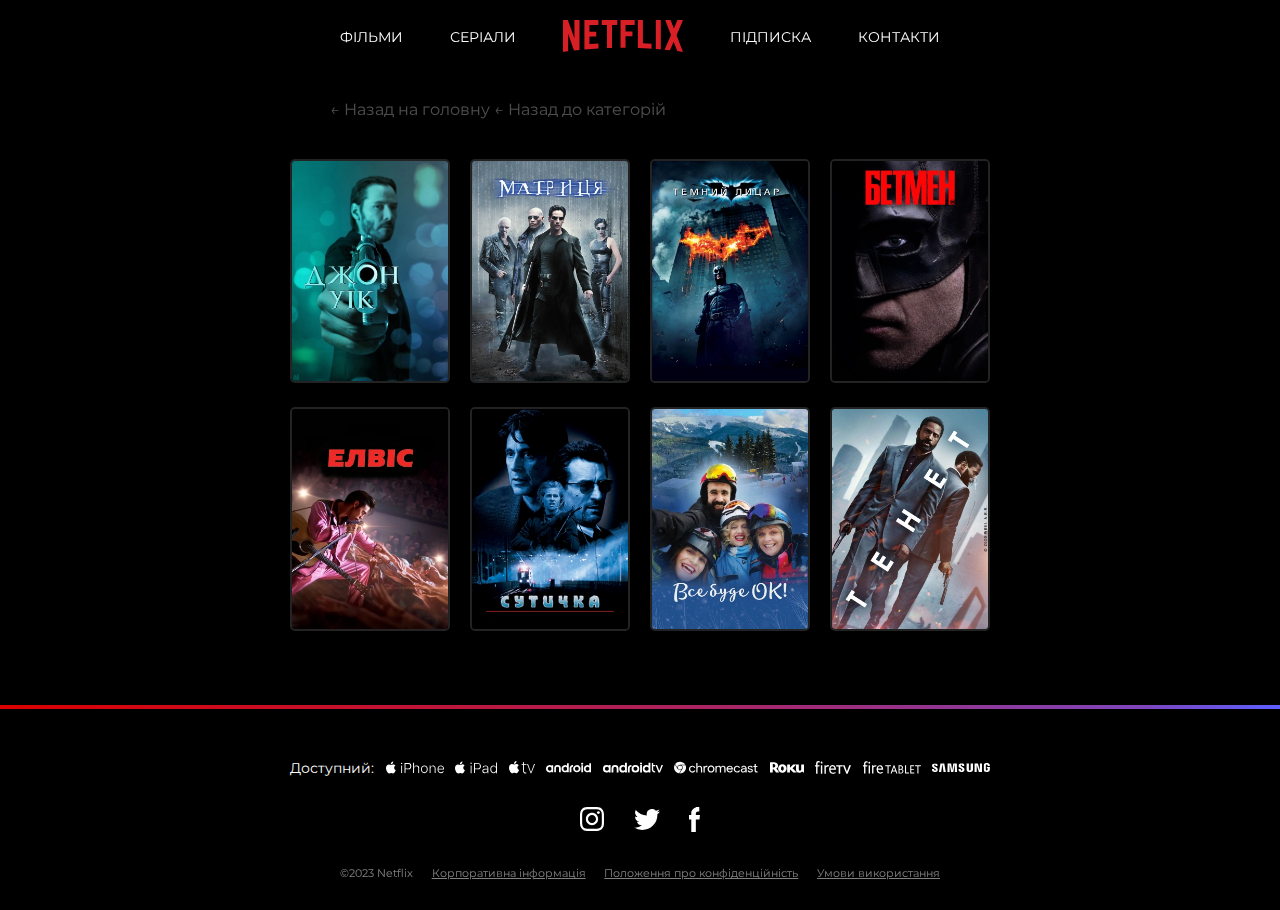
<file: serials_cards.html>
<!DOCTYPE html>
<html lang="en">
<head>
    <meta charset="UTF-8">
    <meta http-equiv="X-UA-Compatible" content="IE=edge">
    <meta name="viewport" content="width=device-width, initial-scale=1.0, maximum-scale=1.0, user-scalable=no">
    <title>Netflix</title>
    <link rel="icon" type="image/x-icon" href="img/icons8-netflix-an-american-video-on-demand-service-96.png">
    <!-- підключаємо наші css файли -->
    <link rel="stylesheet" href="style.css">
    <link rel="stylesheet" href="media.css">
    <!-- підключаємо шрифт -->
    <link rel="preconnect" href="https://fonts.googleapis.com">
    <link rel="preconnect" href="https://fonts.gstatic.com" crossorigin>
    <link rel="preconnect" href="https://fonts.googleapis.com">
    <link rel="preconnect" href="https://fonts.gstatic.com" crossorigin>
    <link href="https://fonts.googleapis.com/css2?family=Montserrat:wght@300;500;700&display=swap" rel="stylesheet">
</head>
    <!-- шапка -->
    <header>
        <div class="container-blur">
            <ul>
                <li><a href="movies.html" class="hide">Фільми</a></li>
                <li><a href="serials.html" class="hide">Серіали</a></li>
                <li><a href="index.html"><img src="img/netflix_logo.svg" alt=""></a></li>
                <li><a href="index.html" class="hide">Підписка</a></li>
                <li ><a href="index.html" class="hide">Контакти</a></li>
            </ul>
            <div class="hamburger-menu">
                <input id="menu__toggle" type="checkbox" />
                <label class="menu__btn" for="menu__toggle">
                  <span></span>
                </label>
                <ul class="menu__box">
                  <li><a class="menu__item" href="movies.html">Фільми</a></li>
                  <li><a class="menu__item" href="serials.html">Серіали</a></li>
                  <li><a class="menu__item" href="#price_card">Підписка</a></li>
                  <li><a class="menu__item" href="#footer">Контакти</a></li>
                </ul>
              </div>
        </div>
    </header>

    <!-- категорії -->
    <div class="back">
        <div class="container">
            <a href="index.html" class="back_1">←</a>
            <a href="index.html" class="back_2">Назад на головну</a>
            <a href="serials.html" class="back_1">←</a>
            <a href="serials.html" class="back_2">Назад до категорій</a>
        </div>
    </div>
    <div class="movies_and_serials">
        <div class="container">

        </div>
    </div>

    <!-- карточки -->
    <div class="cards">
        <div class="container">
            <div class="cards_line">
                <div class="card">
                    <div class="card_img">
                        <img src="img/poster_1.jpg" class="img_card" alt="">
                        <div class="play">
                            <a href=""><img src="img/icons8-воспроизведение-96.png" alt=""></a>
                        </div>
                    </div>
                </div>
                <div class="card">
                    <img src="img/poster_2.jpg" class="img_card" alt="">
                    <div class="play">
                        <a href=""><img src="img/icons8-воспроизведение-96.png" alt=""></a>
                    </div>
                </div>
                <div class="card">
                    <img src="img/poster_3.jpg" class="img_card" alt="">
                    <div class="play">
                        <a href=""><img src="img/icons8-воспроизведение-96.png" alt=""></a>
                    </div>
                </div>
                <div class="card">
                    <img src="img/poster_4.jpg" class="img_card" alt="">
                    <div class="play">
                        <a href=""><img src="img/icons8-воспроизведение-96.png" alt=""></a>
                    </div>
                </div>
            </div>
            <div class="cards_line">
                <div class="card">
                    <img src="img/poster_5.jpg" class="img_card" alt="">
                    <div class="play">
                        <a href=""><img src="img/icons8-воспроизведение-96.png" alt=""></a>
                    </div>
                </div>
                <div class="card">
                    <img src="img/poster_6.jpg" class="img_card" alt="">
                    <div class="play">
                        <a href=""><img src="img/icons8-воспроизведение-96.png" alt=""></a>
                    </div>
                </div>
                <div class="card">
                    <img src="img/poster_7.jpg" class="img_card" alt="">
                    <div class="play">
                        <a href=""><img src="img/icons8-воспроизведение-96.png" alt=""></a>
                    </div>
                </div>
                <div class="card">
                    <img src="img/poster_8.jpg" class="img_card" alt="">
                    <div class="play">
                        <a href=""><img src="img/icons8-воспроизведение-96.png" alt=""></a>
                    </div>
                </div>
            </div>
        </div>
    </div>

    <!-- підвал -->
    <footer id="footer">
        <div class="line"></div>
        <div class="container">
            <div class="available_on">
                <p>Доступний:</p>
                <img src="img/logo_iphone.svg" alt="" width="58px">
                <img src="img/logo_ipad.svg" alt="" width="42px">
                <img src="img/logo_appletv.svg" alt="" width="26px">
                <img src="img/logo_android.svg" alt="" width="45px">
                <img src="img/logo_androidtv.svg" alt="" width="60px">
                <img src="img/logo_chromecast.701986e.svg" alt="" width="84px">
                <img src="img/logo_roku.svg" alt="" width="34px">
                <img src="img/logo_firetv.a1ae7fe.svg" alt="" width="36px">
                <img src="img/logo_firetablet.b24ab92.svg" alt="" width="58px">
                <img src="img/logo_samsung.5c4c08b.svg" alt="" width="58px">
            </div>
            <div class="social">
                <a href="https://www.instagram.com/netflixua/"><img src="img/logo_instagram.svg" alt="" width="24px"></a>
                <a class="img_twitter" href="https://twitter.com/netflix"><img src="img/logo_twitter.svg" alt="" width="26px"></a>
                <a href="https://www.facebook.com/netflixua/"><img src="img/logo_facebook.svg" alt="" width="11px"></a>
            </div>
            <div class="info">
                <p>©2023 Netflix</p>
                <a href="corpinfo.html"><p>Корпоративна інформація</p></a>
                <a href="privacy.html"><p>Положення про конфіденційність</p></a>
                <a href="termsofuse.html"><p>Умови використання</p></a>
            </div>
        </div>
    </footer>
</body>
</html>
</file>
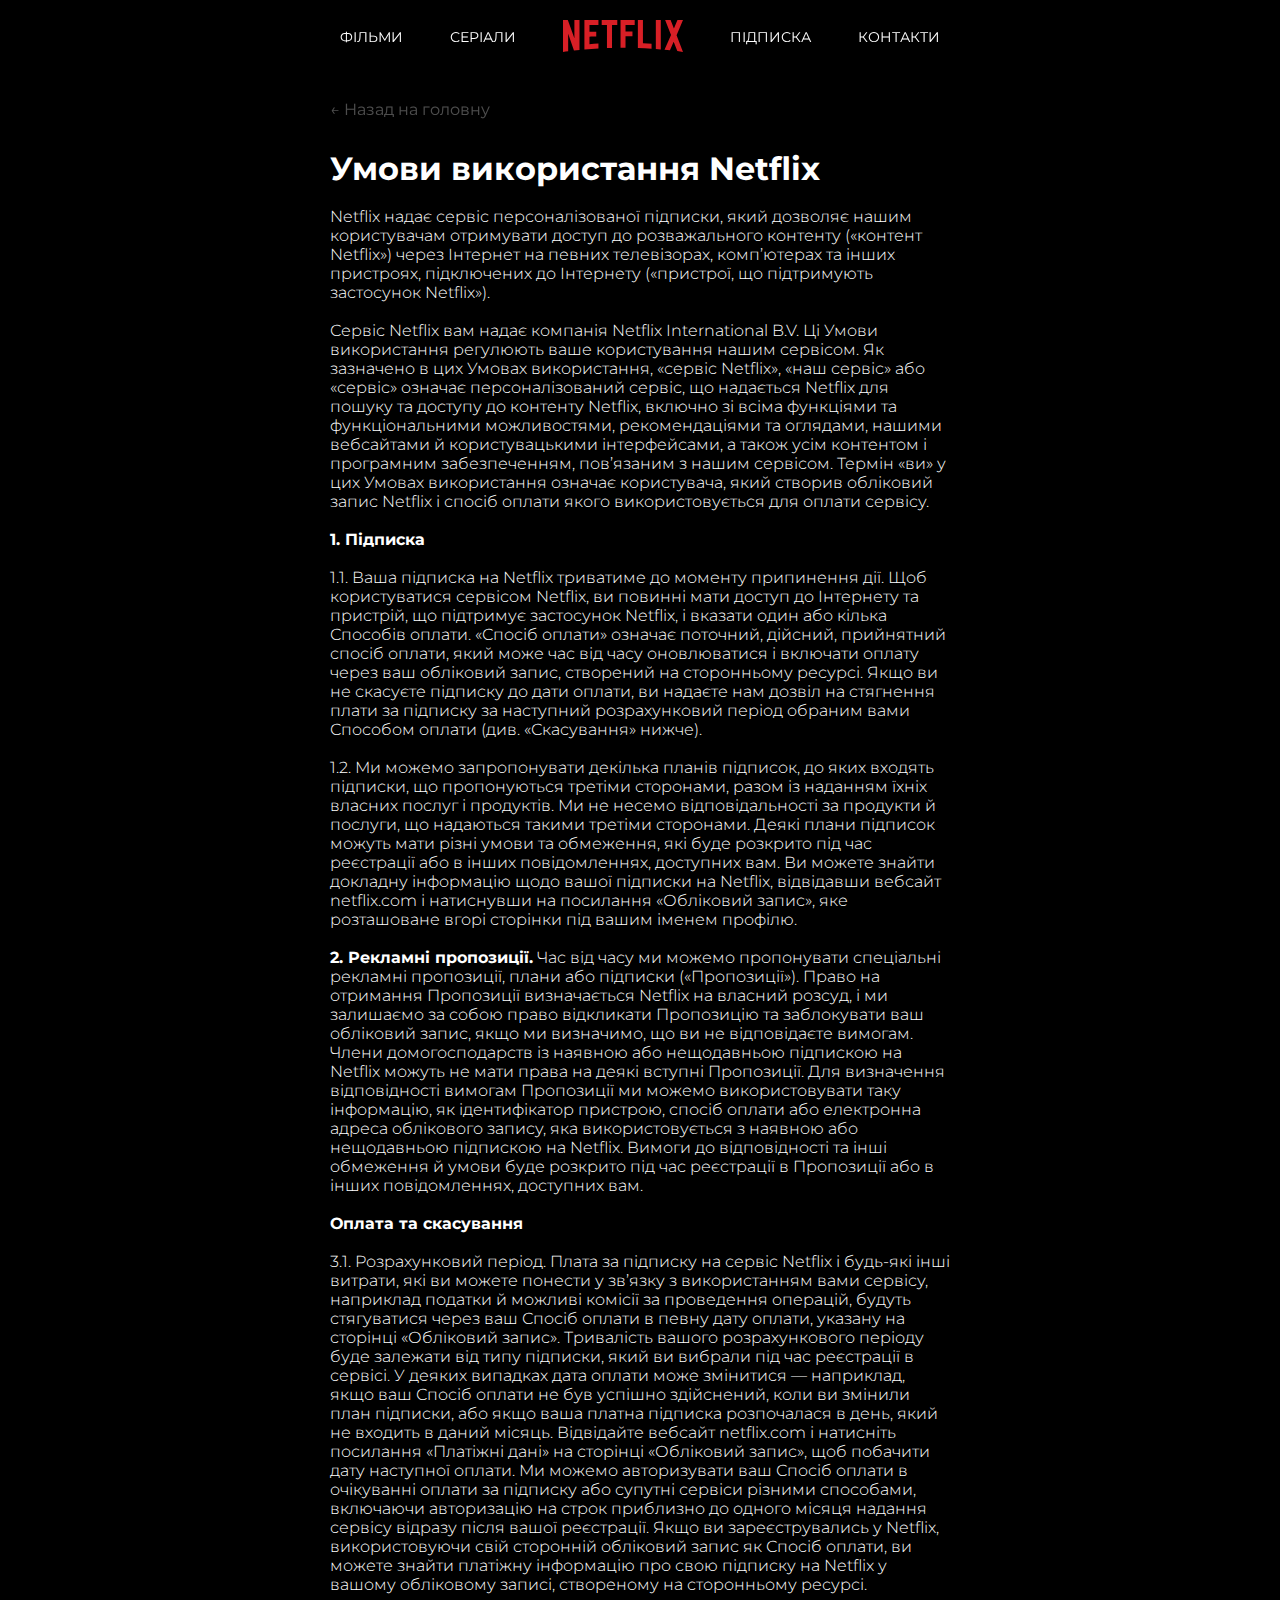
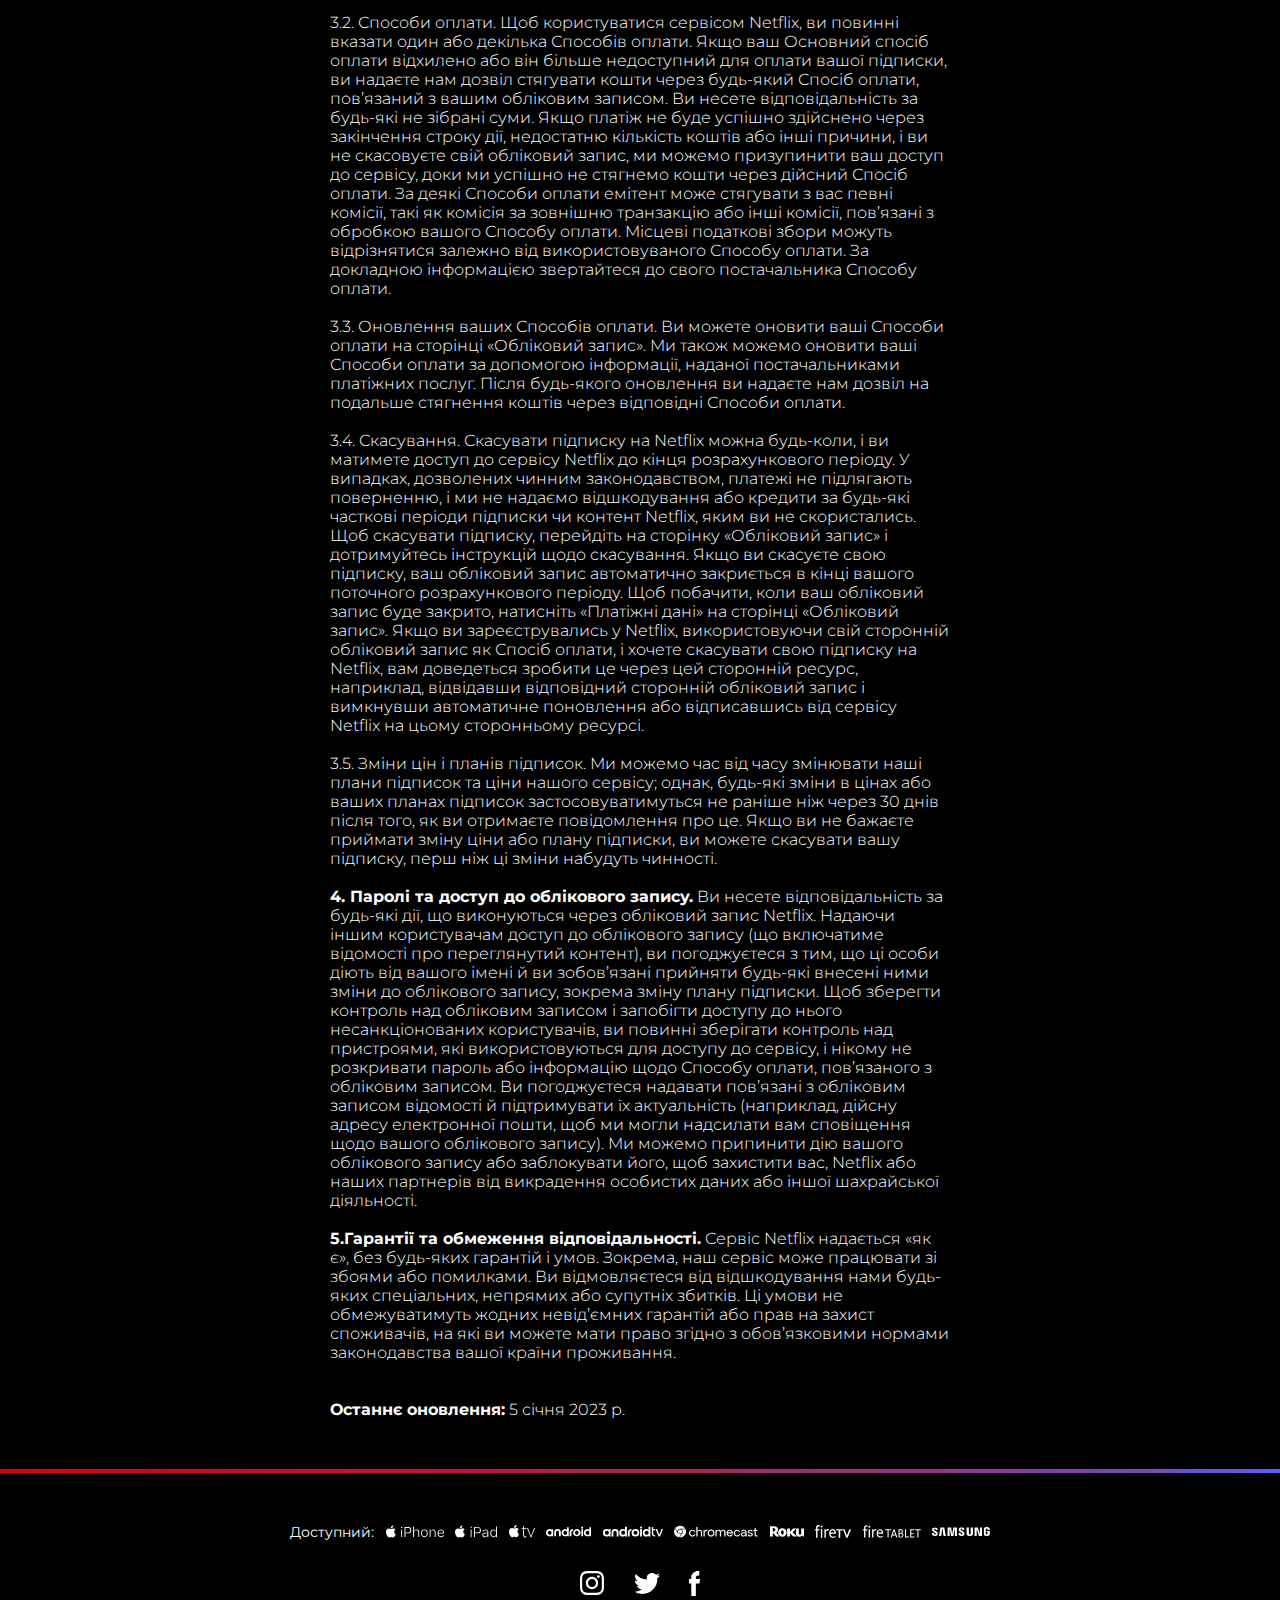
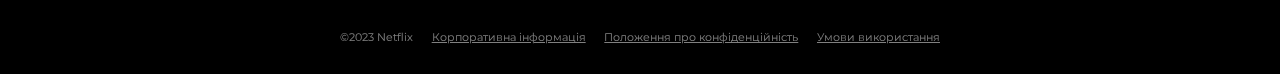
<file: termsofuse.html>
<!DOCTYPE html>
<html lang="en">
<head>
    <meta charset="UTF-8">
    <meta http-equiv="X-UA-Compatible" content="IE=edge">
    <meta name="viewport" content="width=device-width, initial-scale=1.0, maximum-scale=1.0, user-scalable=no">
    <title>Netflix</title>
    <link rel="icon" type="image/x-icon" href="img/icons8-netflix-an-american-video-on-demand-service-96.png">
    <!-- підключаємо наші css файли -->
    <link rel="stylesheet" href="style.css">
    <link rel="stylesheet" href="media.css">
    <!-- підключаємо шрифт -->
    <link rel="preconnect" href="https://fonts.googleapis.com">
    <link rel="preconnect" href="https://fonts.gstatic.com" crossorigin>
    <link rel="preconnect" href="https://fonts.googleapis.com">
    <link rel="preconnect" href="https://fonts.gstatic.com" crossorigin>
    <link href="https://fonts.googleapis.com/css2?family=Montserrat:wght@300;500;700&display=swap" rel="stylesheet">
</head>
    <!-- шапка -->
    <header>
        <div class="container-blur">
            <ul>
                <li><a href="movies.html" class="hide">Фільми</a></li>
                <li><a href="serials.html" class="hide">Серіали</a></li>
                <li><a href="index.html"><img src="img/netflix_logo.svg" alt=""></a></li>
                <li><a href="index.html" class="hide">Підписка</a></li>
                <li ><a href="index.html" class="hide">Контакти</a></li>
            </ul>
            <div class="hamburger-menu">
                <input id="menu__toggle" type="checkbox" />
                <label class="menu__btn" for="menu__toggle">
                  <span></span>
                </label>
                <ul class="menu__box">
                  <li><a class="menu__item" href="movies.html">Фільми</a></li>
                  <li><a class="menu__item" href="serials.html">Серіали</a></li>
                  <li><a class="menu__item" href="#price_card">Підписка</a></li>
                  <li><a class="menu__item" href="#footer">Контакти</a></li>
                </ul>
              </div>
        </div>
    </header>

    <div class="back">
        <div class="container">
            <a href="index.html" class="back_1">←</a>
            <a href="index.html" class="back_2">Назад на головну</a>
        </div>
    </div>
    <!-- інформація -->
    <div class="info_netflix">
        <div class="container">
            <h1>Умови використання Netflix</h1>
            <br>
            <p>Netflix надає сервіс персоналізованої підписки, який дозволяє нашим користувачам отримувати доступ до розважального контенту («контент Netflix») через Інтернет на певних телевізорах, комп’ютерах та інших пристроях, підключених до Інтернету («пристрої, що підтримують застосунок Netflix»).</p>
            <br>
            <p>Сервіс Netflix вам надає компанія Netflix International B.V. Ці Умови використання регулюють ваше користування нашим сервісом. Як зазначено в цих Умовах використання, «сервіс Netflix», «наш сервіс» або «сервіс» означає персоналізований сервіс, що надається Netflix для пошуку та доступу до контенту Netflix, включно зі всіма функціями та функціональними можливостями, рекомендаціями та оглядами, нашими вебсайтами й користувацькими інтерфейсами, а також усім контентом і програмним забезпеченням, пов’язаним з нашим сервісом. Термін «ви» у цих Умовах використання означає користувача, який створив обліковий запис Netflix і спосіб оплати якого використовується для оплати сервісу.</p>
            <br>
            <p><span>1. Підписка</span></p>
            <br>
            <p>1.1. Ваша підписка на Netflix триватиме до моменту припинення дії. Щоб користуватися сервісом Netflix, ви повинні мати доступ до Інтернету та пристрій, що підтримує застосунок Netflix, і вказати один або кілька Способів оплати. «Спосіб оплати» означає поточний, дійсний, прийнятний спосіб оплати, який може час від часу оновлюватися і включати оплату через ваш обліковий запис, створений на сторонньому ресурсі. Якщо ви не скасуєте підписку до дати оплати, ви надаєте нам дозвіл на стягнення плати за підписку за наступний розрахунковий період обраним вами Способом оплати (див. «Скасування» нижче).</p>
            <br>
            <p>1.2. Ми можемо запропонувати декілька планів підписок, до яких входять підписки, що пропонуються третіми сторонами, разом із наданням їхніх власних послуг і продуктів. Ми не несемо відповідальності за продукти й послуги, що надаються такими третіми сторонами. Деякі плани підписок можуть мати різні умови та обмеження, які буде розкрито під час реєстрації або в інших повідомленнях, доступних вам. Ви можете знайти докладну інформацію щодо вашої підписки на Netflix, відвідавши вебсайт netflix.com і натиснувши на посилання «Обліковий запис», яке розташоване вгорі сторінки під вашим іменем профілю.</p>
            <br>
            <p><span>2. Рекламні пропозиції.</span> Час від часу ми можемо пропонувати спеціальні рекламні пропозиції, плани або підписки («Пропозиції»). Право на отримання Пропозиції визначається Netflix на власний розсуд, і ми залишаємо за собою право відкликати Пропозицію та заблокувати ваш обліковий запис, якщо ми визначимо, що ви не відповідаєте вимогам. Члени домогосподарств із наявною або нещодавньою підпискою на Netflix можуть не мати права на деякі вступні Пропозиції. Для визначення відповідності вимогам Пропозиції ми можемо використовувати таку інформацію, як ідентифікатор пристрою, спосіб оплати або електронна адреса облікового запису, яка використовується з наявною або нещодавньою підпискою на Netflix. Вимоги до відповідності та інші обмеження й умови буде розкрито під час реєстрації в Пропозиції або в інших повідомленнях, доступних вам.</p>
            <br>
            <p><span>Оплата та скасування</span></p>
            <br>
            <p>3.1. Розрахунковий період. Плата за підписку на сервіс Netflix і будь-які інші витрати, які ви можете понести у зв’язку з використанням вами сервісу, наприклад податки й можливі комісії за проведення операцій, будуть стягуватися через ваш Спосіб оплати в певну дату оплати, указану на сторінці «Обліковий запис». Тривалість вашого розрахункового періоду буде залежати від типу підписки, який ви вибрали під час реєстрації в сервісі. У деяких випадках дата оплати може змінитися — наприклад, якщо ваш Спосіб оплати не був успішно здійснений, коли ви змінили план підписки, або якщо ваша платна підписка розпочалася в день, який не входить в даний місяць. Відвідайте вебсайт netflix.com і натисніть посилання «Платіжні дані» на сторінці «Обліковий запис», щоб побачити дату наступної оплати. Ми можемо авторизувати ваш Спосіб оплати в очікуванні оплати за підписку або супутні сервіси різними способами, включаючи авторизацію на строк приблизно до одного місяця надання сервісу відразу після вашої реєстрації. Якщо ви зареєструвались у Netflix, використовуючи свій сторонній обліковий запис як Спосіб оплати, ви можете знайти платіжну інформацію про свою підписку на Netflix у вашому обліковому записі, створеному на сторонньому ресурсі.</p>
            <br>
            <p>3.2. Способи оплати. Щоб користуватися сервісом Netflix, ви повинні вказати один або декілька Способів оплати. Якщо ваш Основний спосіб оплати відхилено або він більше недоступний для оплати вашої підписки, ви надаєте нам дозвіл стягувати кошти через будь-який Спосіб оплати, пов’язаний з вашим обліковим записом. Ви несете відповідальність за будь-які не зібрані суми. Якщо платіж не буде успішно здійснено через закінчення строку дії, недостатню кількість коштів або інші причини, і ви не скасовуєте свій обліковий запис, ми можемо призупинити ваш доступ до сервісу, доки ми успішно не стягнемо кошти через дійсний Спосіб оплати. За деякі Способи оплати емітент може стягувати з вас певні комісії, такі як комісія за зовнішню транзакцію або інші комісії, пов’язані з обробкою вашого Способу оплати. Місцеві податкові збори можуть відрізнятися залежно від використовуваного Способу оплати. За докладною інформацією звертайтеся до свого постачальника Способу оплати.</p>
            <br>
            <p>3.3. Оновлення ваших Способів оплати. Ви можете оновити ваші Способи оплати на сторінці «Обліковий запис». Ми також можемо оновити ваші Способи оплати за допомогою інформації, наданої постачальниками платіжних послуг. Після будь-якого оновлення ви надаєте нам дозвіл на подальше стягнення коштів через відповідні Способи оплати.</p>
            <br>
            <p>3.4. Скасування. Скасувати підписку на Netflix можна будь-коли, і ви матимете доступ до сервісу Netflix до кінця розрахункового періоду. У випадках, дозволених чинним законодавством, платежі не підлягають поверненню, і ми не надаємо відшкодування або кредити за будь-які часткові періоди підписки чи контент Netflix, яким ви не скористались. Щоб скасувати підписку, перейдіть на сторінку «Обліковий запис» і дотримуйтесь інструкцій щодо скасування. Якщо ви скасуєте свою підписку, ваш обліковий запис автоматично закриється в кінці вашого поточного розрахункового періоду. Щоб побачити, коли ваш обліковий запис буде закрито, натисніть «Платіжні дані» на сторінці «Обліковий запис». Якщо ви зареєструвались у Netflix, використовуючи свій сторонній обліковий запис як Спосіб оплати, і хочете скасувати свою підписку на Netflix, вам доведеться зробити це через цей сторонній ресурс, наприклад, відвідавши відповідний сторонній обліковий запис і вимкнувши автоматичне поновлення або відписавшись від сервісу Netflix на цьому сторонньому ресурсі.</p>
            <br>
            <p>3.5. Зміни цін і планів підписок. Ми можемо час від часу змінювати наші плани підписок та ціни нашого сервісу; однак, будь-які зміни в цінах або ваших планах підписок застосовуватимуться не раніше ніж через 30 днів після того, як ви отримаєте повідомлення про це. Якщо ви не бажаєте приймати зміну ціни або плану підписки, ви можете скасувати вашу підписку, перш ніж ці зміни набудуть чинності.</p>
            <br>
            <p><span>4. Паролі та доступ до облікового запису.</span> Ви несете відповідальність за будь-які дії, що виконуються через обліковий запис Netflix. Надаючи іншим користувачам доступ до облікового запису (що включатиме відомості про переглянутий контент), ви погоджуєтеся з тим, що ці особи діють від вашого імені й ви зобов’язані прийняти будь-які внесені ними зміни до облікового запису, зокрема зміну плану підписки. Щоб зберегти контроль над обліковим записом і запобігти доступу до нього несанкціонованих користувачів, ви повинні зберігати контроль над пристроями, які використовуються для доступу до сервісу, і нікому не розкривати пароль або інформацію щодо Способу оплати, пов’язаного з обліковим записом. Ви погоджуєтеся надавати пов’язані з обліковим записом відомості й підтримувати їх актуальність (наприклад, дійсну адресу електронної пошти, щоб ми могли надсилати вам сповіщення щодо вашого облікового запису). Ми можемо припинити дію вашого облікового запису або заблокувати його, щоб захистити вас, Netflix або наших партнерів від викрадення особистих даних або іншої шахрайської діяльності.</p>
            <br>
            <p><span>5.Гарантії та обмеження відповідальності.</span> Сервіс Netflix надається «як є», без будь-яких гарантій і умов. Зокрема, наш сервіс може працювати зі збоями або помилками. Ви відмовляєтеся від відшкодування нами будь-яких спеціальних, непрямих або супутніх збитків. Ці умови не обмежуватимуть жодних невід’ємних гарантій або прав на захист споживачів, на які ви можете мати право згідно з обов’язковими нормами законодавства вашої країни проживання.</p>
            <br><br>
            <p><span>Останнє оновлення:</span> 5 січня 2023 р.</p>
        </div>
    </div>

    <!-- підвал -->
    <footer id="footer">
        <div class="line"></div>
        <div class="container">
            <div class="available_on">
                <p>Доступний:</p>
                <img src="img/logo_iphone.svg" alt="" width="58px">
                <img src="img/logo_ipad.svg" alt="" width="42px">
                <img src="img/logo_appletv.svg" alt="" width="26px">
                <img src="img/logo_android.svg" alt="" width="45px">
                <img src="img/logo_androidtv.svg" alt="" width="60px">
                <img src="img/logo_chromecast.701986e.svg" alt="" width="84px">
                <img src="img/logo_roku.svg" alt="" width="34px">
                <img src="img/logo_firetv.a1ae7fe.svg" alt="" width="36px">
                <img src="img/logo_firetablet.b24ab92.svg" alt="" width="58px">
                <img src="img/logo_samsung.5c4c08b.svg" alt="" width="58px">
            </div>
            <div class="social">
                <a href="https://www.instagram.com/netflixua/"><img src="img/logo_instagram.svg" alt="" width="24px"></a>
                <a class="img_twitter" href="https://twitter.com/netflix"><img src="img/logo_twitter.svg" alt="" width="26px"></a>
                <a href="https://www.facebook.com/netflixua/"><img src="img/logo_facebook.svg" alt="" width="11px"></a>
            </div>
            <div class="info">
                <p>©2023 Netflix</p>
                <a href="corpinfo.html"><p>Корпоративна інформація</p></a>
                <a href="privacy.html"><p>Положення про конфіденційність</p></a>
                <a href="termsofuse.html"><p>Умови використання</p></a>
            </div>
        </div>
    </footer>
    
</body>
</html>
</file>
<file: style.css>
/* глобальні налаштування, щоб скинути всі відступи */
* {
    padding: 0;
    margin: 0;
    font-family: 'Montserrat', sans-serif;
    color: white;
}

/* задній фон нашої сторінки */
body {
    background-color: black;
}

/* загальний контейнер для наших блоків */
.container {
    max-width: 1200px;
    margin: 0px auto;
    padding: 0px 15px;
    overflow-x: hidden;
}

/* налаштування шапки-навігації */
header {
    margin: 0px auto;
    position: fixed;  
    top: 0;  
    z-index: 100;  
    width: 100%;  
}
header img {
    width: 120px;
}
header .container-blur {
    width: 100%;
    margin: 0 auto;
    background: rgba(0, 0, 0, 0.33);
    backdrop-filter: blur(5.3px);
    -webkit-backdrop-filter: blur(5.3px);
}
header .container-blur::before {
    box-shadow: inset 0 0 2000px rgba(241, 241, 241, 0.5);
    filter: blur(10px);
}
header ul {
    max-width: 600px;
    display: flex;
    list-style: none;
    justify-content: space-between;
    margin: 0px auto;
    padding: 20px; 
}
header ul a {
    font-size: 14px;
    text-decoration: none;
    text-transform: uppercase;
}
header ul a:hover {
    color: rgb(219, 0, 0);
    text-shadow: rgb(190, 89, 89) 1px 0 10px;
    transition: all 300ms;
}
header li:before {
    content: "";
    display: inline-block;
    height: 100%;
    vertical-align: middle;
}

/* бургер меню */
#menu__toggle {
    opacity: 0;
}
.menu__btn {
    display: flex; 
    align-items: center; 
    position: fixed;
    top: 20px;
    left: 20px;
    width: 26px;
    height: 26px;
    cursor: pointer;
    z-index: 1;
    opacity: 0;
    pointer-events: none;
}
.menu__btn > span,
.menu__btn > span::before,
.menu__btn > span::after {
    display: block;
    position: absolute;
    width: 100%;
    height: 2px;
    background-color: rgba(219,0,0,1);
}
.menu__btn > span::before {
    content: '';
    top: -8px;
}
.menu__btn > span::after {
    content: '';
    top: 8px;
}
.menu__box {
    display: block;
    position: fixed;
    visibility: hidden;
    top: 0;
    left: -100%;
    width: 100%;
    height: 280px;
    margin: 0;
    padding: 80px 0;
    list-style: none;
    text-align: center;
    background-color: rgb(0, 0, 0);
    box-shadow: 1px 0px 6px rgba(0, 0, 0, .2);
}
.menu__item {
    display: block;
    padding: 12px 24px;
    color: #ffffff;
    font-family: 'Roboto', sans-serif;
    font-size: 20px;
    font-weight: 600;
    text-decoration: none;
}
.menu__item:hover {
    background-color: #CFD8DC;
}
#menu__toggle:checked ~ .menu__btn > span {
  transform: rotate(45deg);
}
#menu__toggle:checked ~ .menu__btn > span::before {
  top: 0;
  transform: rotate(0);
}
#menu__toggle:checked ~ .menu__btn > span::after {
  top: 0;
  transform: rotate(90deg);
}
#menu__toggle:checked ~ .menu__box {
  visibility: visible;
  left: 0;
}

/* головна сторінка */
.home h1 {
    text-align: center;
    margin-top: 100px;
}
/* анімація каруселі постерів */
@-webkit-keyframes scroll {
    0% {
    -webkit-transform: translateX(0);
    transform: translateX(0);
    }
    100% {
    -webkit-transform: translateX(calc(-250px * 7));
    transform: translateX(calc(-250px * 7));
    }
}
@keyframes scroll {
    0% {
    -webkit-transform: translateX(0);
    transform: translateX(0);
    }
    100% {
    -webkit-transform: translateX(calc(-250px * 7));
    transform: translateX(calc(-250px * 7));
    }
}
.slider {
    box-shadow: 0 10px 20px -5px rgba(0, 0, 0, 0.125);
    margin: 50px auto;
    overflow: hidden;
    position: relative;
}
.slider img {
    margin: 0px 15px;
}
.slider::before, .slider::after {
    background: linear-gradient(to right, rgba(0, 0, 0, 0.557) 0%, rgba(255, 255, 255, 0) 100%);
    content: "";
    height: 100%;
    position: absolute;
    width: 200px;
    z-index: 2;
}
.slider::after {
    right: 0;
    top: 0;
    -webkit-transform: rotateZ(180deg);
    transform: rotateZ(180deg);
}
.slider::before {
    left: 0;
    top: 0;
}
.slider .slide-track {
    -webkit-animation: scroll 80s linear infinite;
    animation: scroll 80s linear infinite;
    display: flex;
    width: calc(250px * 14);
}


/* переваги */
.advantage-blocks {
    display: flex;
    justify-content: space-between;
    max-width: 700px;
    margin: 0px auto;
}
.block {
    display: block;
    text-align: center;
}
.block img {
    width: 80px;
    height: 80px;
}
.block h4, p {
    max-width: 200px;
    text-align: center;
}
.text-h4 {
    height: 60px;
}
.block h4 {
    margin: 10px 0px;
}
.block p {
    color: rgb(195, 195, 195);
    font-size: 12px;
    height: 59px;
    margin: 10px 0px;
}

/* пристрої */
.devices {
    height: 530px;
    background: rgb(3,3,3);
    background: linear-gradient(0deg, rgba(3,3,3,1) 0%, rgba(105,13,13,1) 35%, rgba(131,16,16,1) 50%, rgba(110,13,13,1) 65%, rgba(0,0,0,1) 100%);
    padding-top: 120px;
    text-align: center;
}
.devices h3 {
    max-width: 800px;
    margin: 0px auto;
}
.devices img {
    width: 800px;
}

/* прайс */
.price_card {
    max-width: 750px;
    margin: 50px auto;
    height: auto;
}
.prices {
    display: flex;
    justify-content: space-between;
}
.item {
    display: flex;
    justify-content: left;
}
.item img {
    width: 10px;
    height: 10px;
    margin-top: 6px;
}
.item p {
    text-align: left;
    font-size: 14px;
    margin: 3px 10px;
}
.item_grey, .img_grey {
  opacity: 0.5;
}
.price_1, .price_2, .price_3 {
    background: rgb(37,35,35);
    background: linear-gradient(0deg, rgba(37,35,35,1) 0%, rgba(32,30,30,1) 9%, rgba(15,14,14,1) 50%, rgba(32,30,30,1) 90%, rgba(37,35,35,1) 100%);
    border-radius: 35px;
    border: 2px solid rgb(37,35,35);
    padding: 30px;
}
.price_1:hover, .price_2:hover, .price_3:hover {
    border: 2px solid rgba(219,0,0,1);
    transition: all 300ms;
}
.plan {
    font-weight: bold;
    color: rgba(219,0,0,1);
    text-transform: uppercase;
}
.eu {
    font-weight: bold;
    font-size: 25px;
    margin-top: 5px;
}
.month {
    opacity: 0.3;
    font-size: 12px;
}
.list_price {
    margin-top: 20px;
}
.price_button {
    text-align: center;
    margin-top: 20px;
}
.price_button button {
    background: transparent;
    padding: 14px;
    border-radius: 35px;
    border: 2px solid rgba(219,0,0,1);
    font-weight: bold;
    text-transform: uppercase;
    width: 150px;
}
.price_button button:hover {
    background: rgba(219,0,0,1);
    color: white;
    transition: all 300ms;
    -webkit-box-shadow: 0px 0px 13px 0px rgba(219,0,0,1);
    -moz-box-shadow: 0px 0px 13px 0px rgba(219,0,0,1);
    box-shadow: 0px 0px 13px 0px rgba(219,0,0,1);
}

/* питання-відповідь */
.fag {
    text-align: center;
    margin-top: 100px;
}
.accordion {
    background-color: #2D2D2D;
    color: white;
    cursor: pointer;
    padding: 18px;
    width: 70%;
    font-size: 18px;
    text-align: left;
    border: none;
    outline: none;
    transition: 0.4s;
  }
.active, .accordion:hover {
    background-color: #4f4e4e;
}
.panel {
    background-color: #2d2d2d;
    color: white;
    font-size: 18px;
    max-width: 70%;
    margin: 0px auto;
    max-height: 0;
    overflow: hidden;
    transition: max-height 0.2s ease-out;
    border-bottom: 3px solid black;
}
.panel p {
    max-width: 800px;
    text-align: left;
    padding: 18px;
    margin-top: 2px;
}
.accordion:after {
    content: '+';
    font-size: 25px;
    color: white;
    float: right;
    margin-left: 5px;
    margin-top: -5px
  }
.active:after {
    content: '−'; 
}

/* підвал */
.line {
    background: rgb(219,0,0);
    background: linear-gradient(90deg, rgba(219,0,0,1) 0%, rgba(192,20,54,1) 32%, rgba(169,37,100,1) 56%, rgba(150,51,138,1) 71%, rgba(126,69,186,1) 89%, rgba(92,95,255,1) 100%);
    height: 4px;
    margin-top: 50px;
}
.available_on {
    display: flex;
    justify-content: space-between;
    width: 700px;
    margin: 0px auto;
    margin-top: 50px;
}
.available_on p {
    font-size: 14px;
}
.available_on img {
    height: 13px;
    margin-top: 2px;
}
.social {
    display: flex;
    justify-content: space-between;
    margin: 0px auto;
    width: 120px;
    margin-top: 30px;
}
.img_twitter {
    margin-top: 2px;
}
.info {
    display: flex;
    justify-content: space-between;
    margin: 30px auto;
    width: 600px;
    font-size: 11px;
    opacity: 0.5;
}

/* категорії */
.back {
    margin: 0 auto;
    margin-top: 100px;
    width: 650px;
}
.back_1, .back_2 {
    text-decoration: none;
    color: rgb(255, 255, 255);
    opacity: 0.3;
}
.back_2:hover {
    text-decoration: underline;
}
.what_watch h1 {
    margin: 30px auto;
    width: 600px;
    text-align: center;
}
.categories {
    width: 650px;
    margin: 0 auto;
    text-align: center;
    display: flex;
    justify-content: space-between;
}
.categories a {
    text-decoration: none;
    background-color: #4f4e4e;
    padding: 15px;
    border-radius: 40px;
    margin-bottom: 20px;
    text-align: center;
    align-items: center;
    width: 110px;
    -webkit-box-shadow: 0px 0px 11px 1px rgba(117,117,117,1);
    -moz-box-shadow: 0px 0px 11px 1px rgba(117,117,117,1);
    box-shadow: 0px 0px 11px 1px rgba(117,117,117,1);
}
.categories a:hover {
    background-color: #6a6a6a;
}
.categories_part1 {
    animation: 2s show ease;
}
.categories_part2 {
    animation: 3s show ease;
}
.categories_part3 {
    animation: 4s show ease;
}
.categories_part4 {
    animation: 5s show ease;
}
@keyframes show {
    from { opacity: 0; }
    to { opacity: 1; }
}

/* карточки */
.cards {
    width: 750px;
    margin: 40px auto;
}
.img_card {
    height: 220px;
    border: 2px solid rgb(35, 35, 35);
    border-radius: 5px;
}
.cards_line {
    display: flex;
    justify-content: space-between
}
.card {
    margin: 0 auto;
    align-items: center;
    text-align: center;
    margin-bottom: 30px;
}
.play img {
    width: 35px;
    border-radius: 100%;
    border: 3px solid rgba(219,0,0,1);
    padding: 10px;
    opacity: 1;
    margin-top: 10px;
}
.play {
    margin-top: -220px;
    opacity: 0;
    padding-top: 60px;
    padding-bottom: 75px;
}
.play:hover {
    opacity: 1;
    transition: all 300ms;
    transform: scale(1.1);
    background-color: rgba(0, 0, 0, 0.623);
    border-radius: 5px;
}
.myBtn_films {
    background-color: transparent;
    border: none;
    cursor: pointer;
}

/* модальне вікно для підписки */
.modal {
    display: none; 
    position: fixed; 
    z-index: 1; 
    left: 0;
    top: 0;
    width: 100%; 
    height: 100%; 
    overflow: auto; 
    background-color: rgb(0,0,0);
    background-color: rgba(0,0,0,0.4); 
    animation: 0.3s show ease;
    overflow-y: hidden;
  }
.modal-content {
    background-color: #000000;
    margin: 15% auto; 
    padding: 20px;
    border: 2px solid rgba(255, 255, 255, 0.447);
    border-radius: 20px;
    width: 600px; 
}
.close {
    color: #aaa;
    float: right;
    font-size: 35px;
    font-weight: bold;
    margin-top: -8px;
}
.close:hover, .close:focus {
    color: white;
    text-decoration: none;
    cursor: pointer;
}
form {
    text-align: center;
}
label {
    font-weight: bold;
    font-size: 20px;
}
input {
    background-color: black;
    border: none;
}
.input {
    display: flex;
    justify-content: space-between;
    width: 450px;
    margin-left: 63px;
}
.input_email {
    background-color: rgb(57, 56, 56);
    padding: 10px;
    border-radius: 20px;
    width: 300px;
}
.input_submit {
    background-color: black;
    border-radius: 20px;
    border: 2px solid rgba(219,0,0,1);
    padding: 10px;
}
.input_submit:hover {
    background: rgba(219,0,0,1);
    color: white;
    transition: all 300ms;
    -webkit-box-shadow: 0px 0px 13px 0px rgba(219,0,0,1);
    -moz-box-shadow: 0px 0px 13px 0px rgba(219,0,0,1);
    box-shadow: 0px 0px 13px 0px rgba(219,0,0,1);
}

/* модальне вікно фільму/серіалу */
.info_films {
    opacity: 1;
}
iframe {
    border: none;
    width: 530px;
    height: 275px;
    margin-bottom: 10px;
}
.info_films h3 {
    margin-top: 20px;
    font-size: 18px;
}
.info_films h5 {
    font-size: 14px;
    font-weight: 400;
    text-align: justify;
    padding: 10px 40px;
}
.card .modal-content {
    margin-top: 100px;
}

/* інформація про Neflix */
.info_netflix {
    display: flex;
    justify-content: center;
    margin-top: 30px;
}
.info_netflix p {
    text-align: left;
    max-width: 620px;
    font-weight: 300;
}
.info_netflix p span {
    font-weight: bold;
}
</file>
<file: media.css>
/* адаптація */
@media (max-width: 1200px) {
    .container {
        max-width: 970px;
    }
}
@media (max-width: 992px) {
    .container {
        max-width: 750px
    }
    .accordion {
        width: 80%;
      }
    .panel {
        max-width: 80%;
    }
    .modal {
        overflow-y: auto;
      }
}
@media (max-width: 767px) {
    .container {
        max-width: none
    }
    header img {
        width: 100px;
    }
    header ul {
        max-width: 550px;
    }
    .home h1 {
        font-size: 30px;
        max-width: 550px;
        margin-left: auto;
        margin-right: auto;
    }
    .advantage-blocks {
        max-width: 550px;
    }
    .devices h3 {
        max-width: 550px;
        margin: 0px auto;
    }
    .devices {
        height: 450px;
    }
    .devices img {
        width: 600px;
    }
    .price_card {
        max-width: 600px;
    }
    .item p {
        font-size: 12px;
    }
    .plan {
        font-size: 14px;
    }
    .eu {
        font-size: 22px;
    }
    .month {
        font-size: 10px;
    }
    .price_button button {
        font-size: 13px;
    }
    .price_1, .price_2, .price_3 {
        padding: 15px;
    }
    .modal-content {
        width: 500px; 
    }
    .input_email {
        width: 220px;
    }
    .input {
        width: 370px;
    }
    .available_on {
        width: 550px;
    }
    .available_on p {
        font-size: 0.1px;
        opacity: 0;
    }
    .info {
        width: 550px;
        font-size: 10.5px;
    }
    .back {
        width: 600px;
    }
    .what_watch h1 {
        width: 550px;
        font-size: 30px;
    }
    .categories {
        width: 550px;
    }
    .categories a {
        width: 90px;
    }
    .cards {
        width: 600px;
    }
    .img_card {
        height: 180px;
    }
    .play {
        margin-top: -190px;
        opacity: 0;
        padding-top: 60px;
        padding-bottom: 50px;
    }
    iframe {
        width: 450px;
        height: 180px;
    }
    .info_films h3 {
        margin-top: 10px;
        font-size: 16px;
    }
    .info_films h5 {
        font-size: 13px;
    }
    .card .modal-content {
        margin-top: 90px;
    }
    .info_netflix p {
        max-width: 550px;
    }
    .info_netflix h1 {
        font-size: 30px;
    }
}
@media (max-width: 426px) {
    .container {
        max-width: none
    }
    header ul .hide {
        opacity: 0;
        pointer-events: none;
        font-size: 1px;
    }
    header img {
        width: 100px;
    }
    .menu__btn {
        opacity: 1;
        pointer-events: painted;
    }
    header .container-blur {
        height: 70px;
    }
    .slide img {
        margin: 0px 5px;
        width: 200px;
    }
    .advantage-blocks {
        display: block;
        max-width: 300px;
    }
    .block h4 {
        max-width: 250px;
        text-align: center;
        margin: 0 auto;
        font-size: 16px;
    }
    .block p {
        height: 79px;
        text-align: center;
        margin: 0 auto;
    }
    .devices {
        height: 330px;
    }
    .devices img {
        width: 300px;
    }
    .price_card {
        max-width: 300px;
    }
    .prices {
        display: block;
    }
    .price_1, .price_2, .price_3 {
        width: 200px;
        margin: 20px auto;
    }
    .available_on {
        opacity: 0;
        pointer-events: none;
    }
    .social {
        margin-top: -20px;
    }
    .info {
        display: block;
        font-size: 14px;
        width: 300px;
    }
    .info p {
        width: 300px;
        margin: 0 auto;
        margin-bottom: 10px;
    }
    .modal-content {
        width: 250px; 
        margin-top: 180px;
    }
    .input {
        display: flex;
        justify-content: space-between;
        width: 250px;
        margin-left: 3px;
    }
    .input_email {
        background-color: rgb(57, 56, 56);
        padding: 10px;
        border-radius: 20px;
        width: 110px;
    }
    .input_submit {
        padding: 10px;
        font-size: 12px;
    }
    .modal {
        overflow-y: hidden;
    }
    .back {
        padding: 0 10px;
    }
    .info_netflix {
        padding: 0 10px;
    }
    .what_watch h1 {
        font-size: 22px;
        width: 280px;
    }
    .categories {
        width: 280px;
        display: block;
        margin: 0 auto;
        
    }
    .categories a {
        display: flex;
        justify-content: center;
        margin: 20px auto;
        width: 180px;
    }
    .back {
        width: 300px;
    }
    .cards {
        width: 300px;
    }
    .cards_line {
        display: block;
    }
    .img_card {
        height: 300px;
    }
    .play {
        margin-top: -310px;
        opacity: 0;
        padding-top: 115px;
        padding-bottom: 115px;
        width: 220px;
        margin-left: auto;
        margin-right: auto;;
    }
    .cards .modal {
        overflow-y: auto;
    }
    iframe {
        width: 250px;
        height: 180px;
        margin-bottom: 5px;
    }
    .info_films h5 {
        font-size: 15px;
        font-weight: 400;
        text-align: center;
        padding: 10px 5px;
    }
}
</file>
